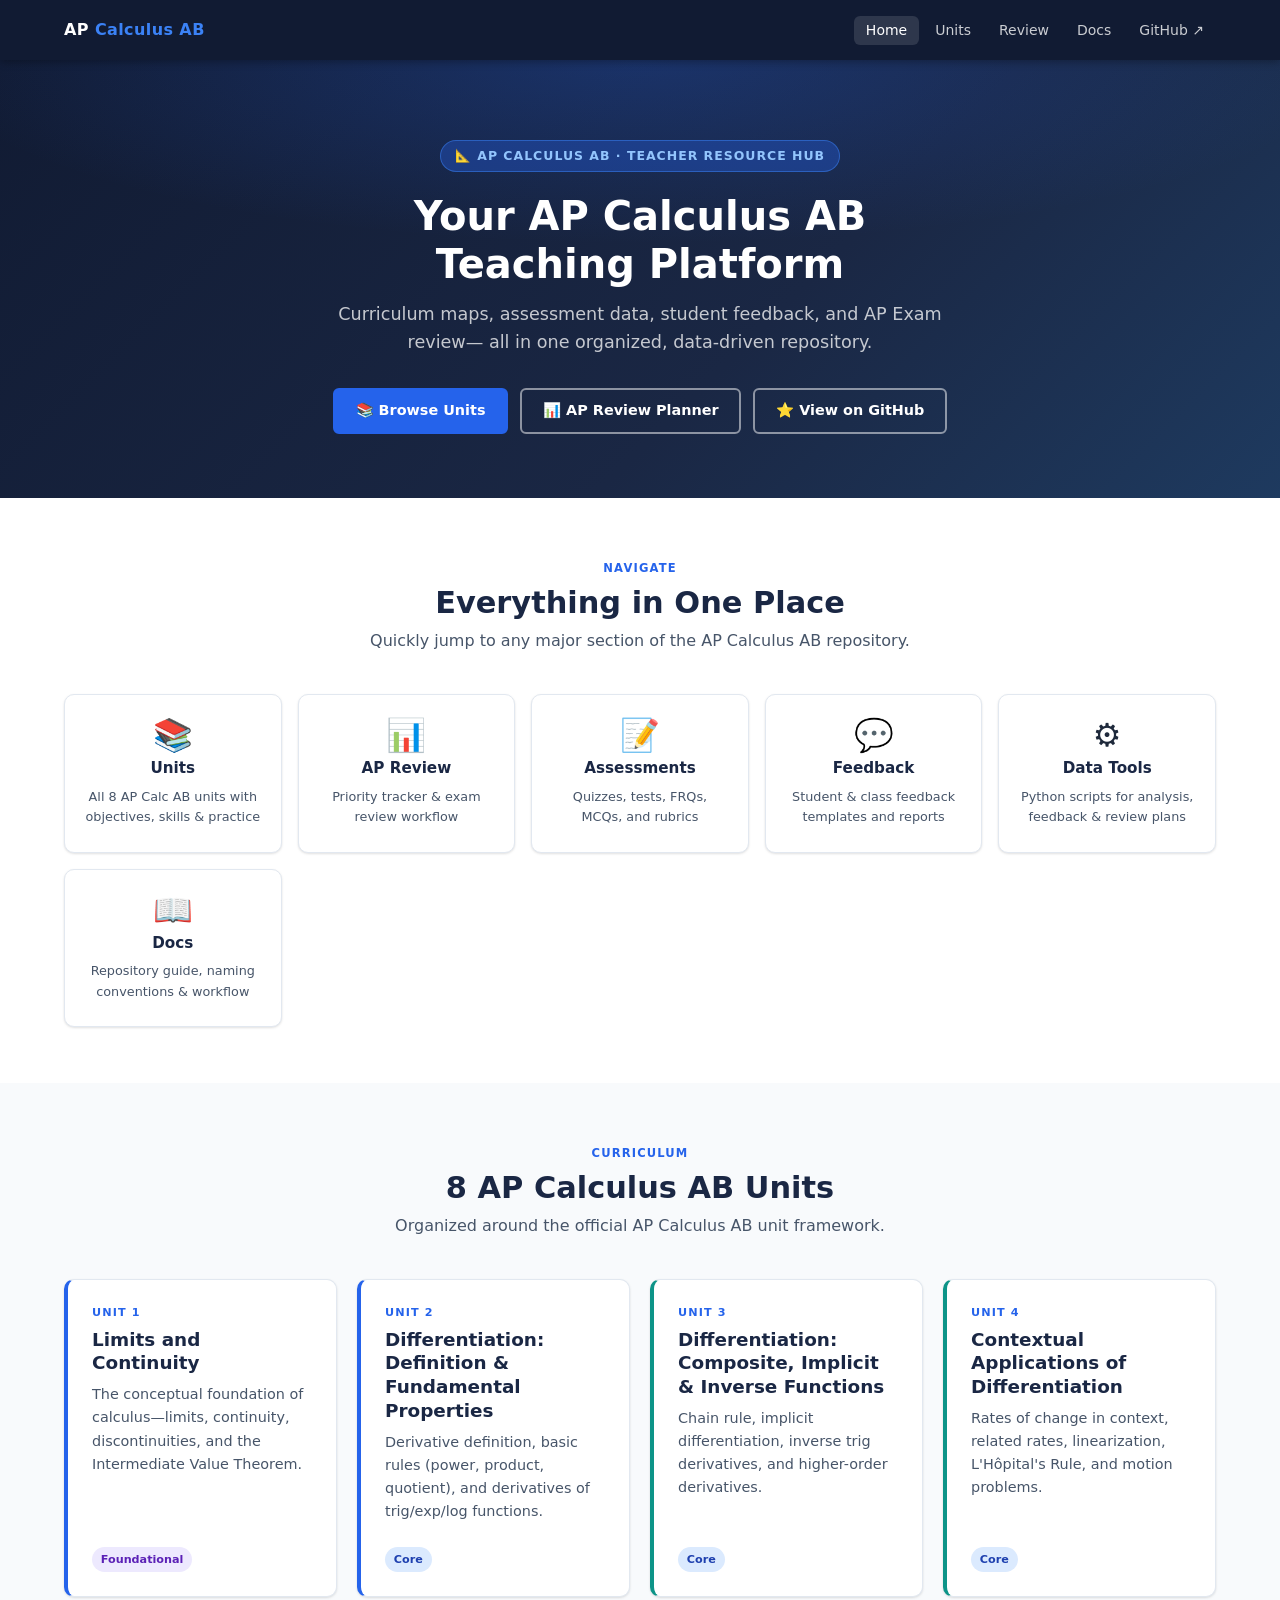
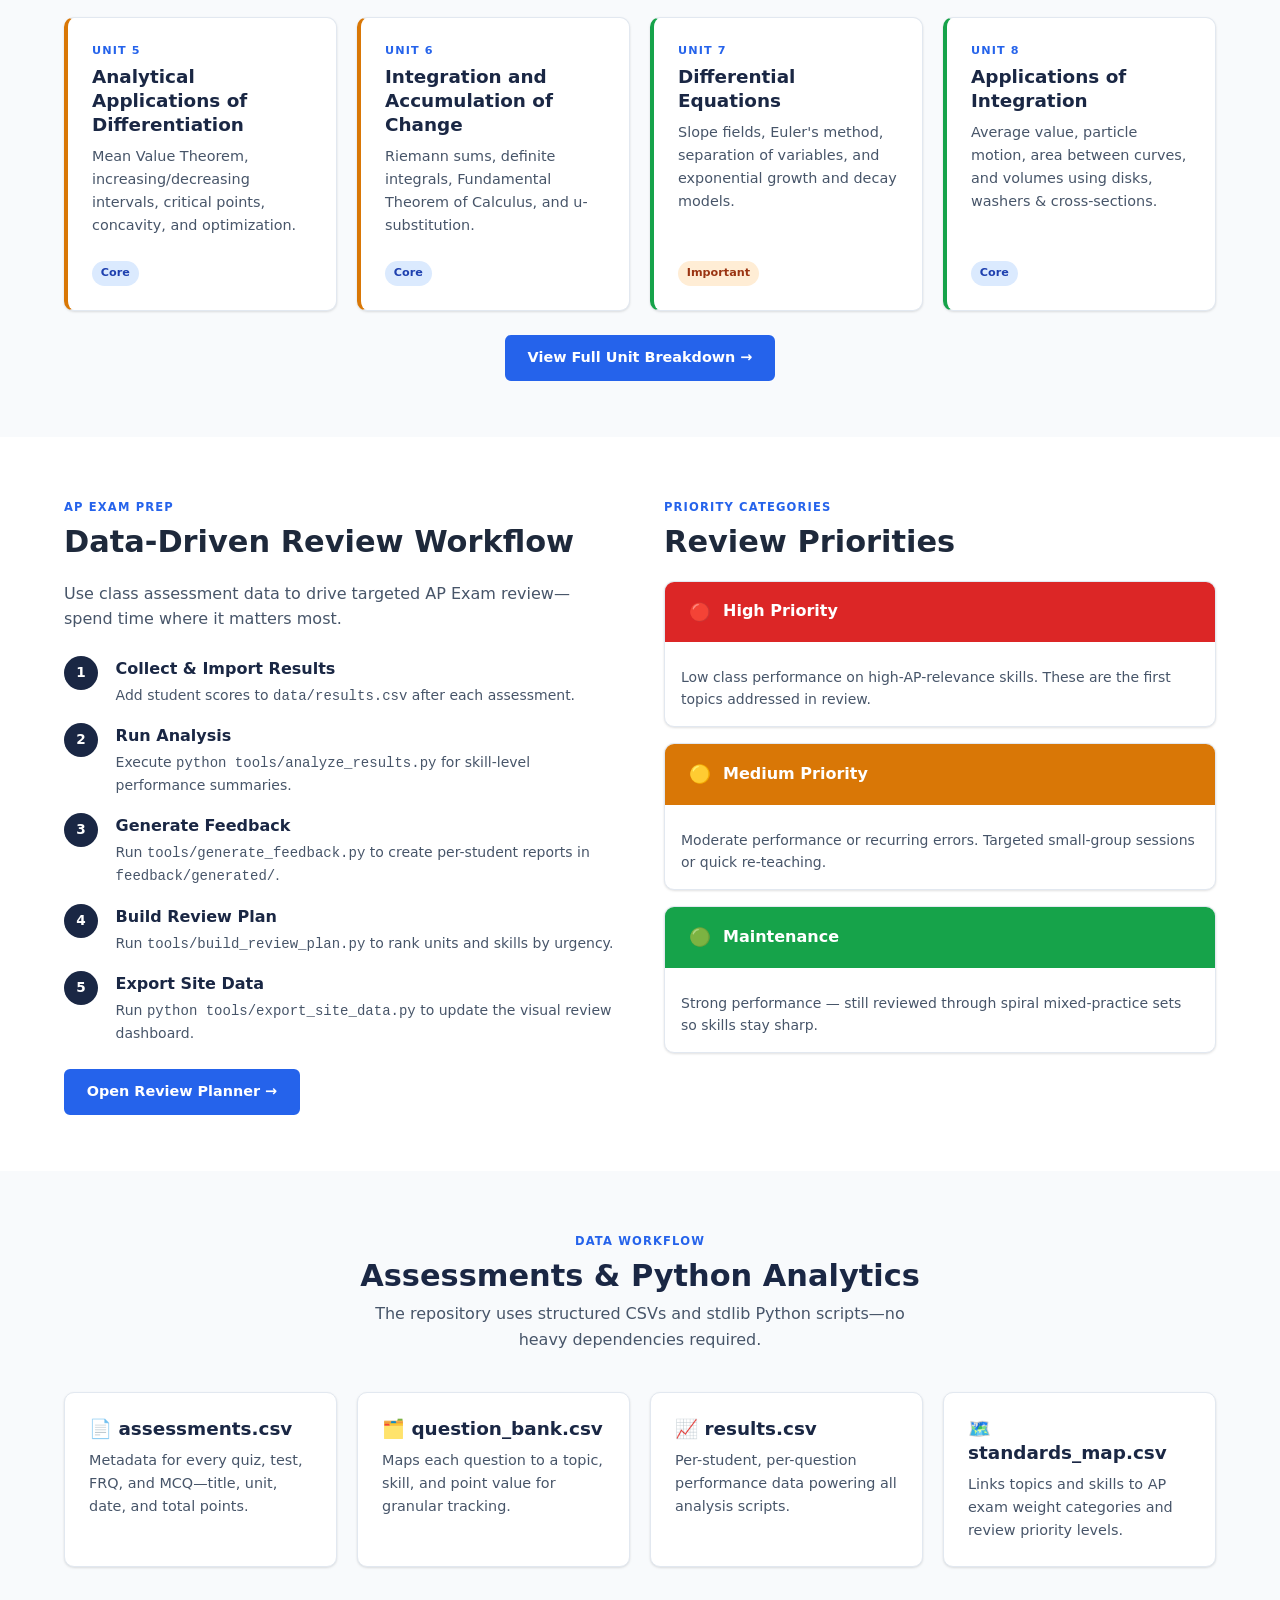
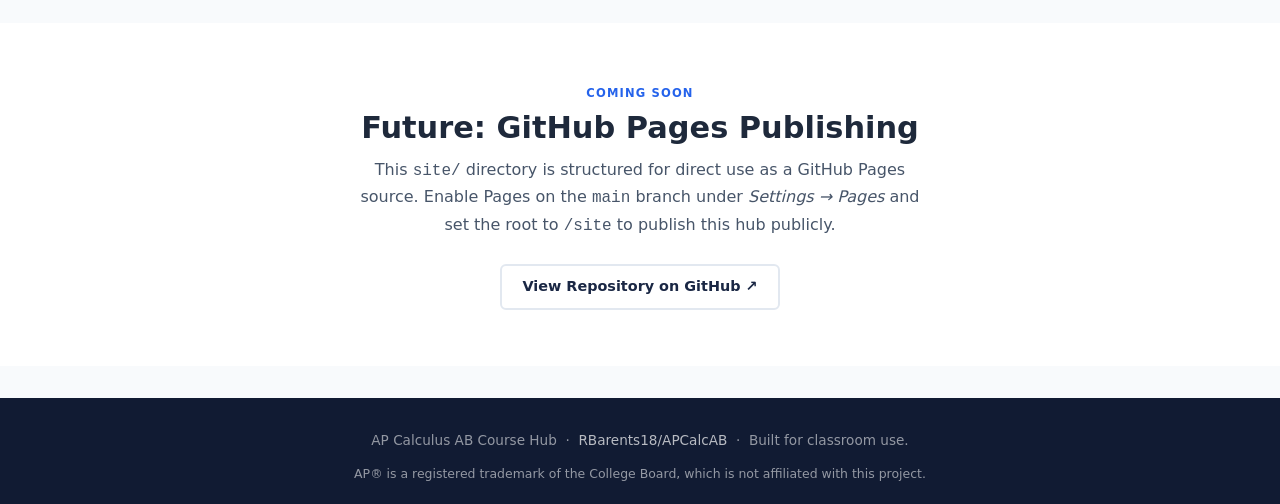
<file: site/index.html>
<!DOCTYPE html>
<html lang="en">
<head>
  <meta charset="UTF-8" />
  <meta name="viewport" content="width=device-width, initial-scale=1.0" />
  <title>AP Calculus AB — Course Hub</title>
  <meta name="description" content="A teacher-facing course hub for AP Calculus AB: curriculum, assessments, student feedback, and AP Exam review." />
  <link rel="stylesheet" href="assets/css/styles.css" />
</head>
<body>

  <!-- ── Navigation ─────────────────────────────────────── -->
  <nav class="site-nav" role="navigation" aria-label="Main navigation">
    <div class="nav-inner">
      <span class="nav-brand">AP <span>Calculus AB</span></span>
      <button class="nav-toggle" aria-label="Toggle navigation" aria-expanded="false">☰</button>
      <ul class="nav-links">
        <li><a href="index.html">Home</a></li>
        <li><a href="units.html">Units</a></li>
        <li><a href="review.html">Review</a></li>
        <li><a href="../README.md">Docs</a></li>
        <li><a href="https://github.com/RBarents18/APCalcAB" target="_blank" rel="noopener">GitHub ↗</a></li>
      </ul>
    </div>
  </nav>

  <!-- ── Hero ────────────────────────────────────────────── -->
  <header class="hero">
    <div class="hero-inner">
      <span class="hero-badge">📐 AP Calculus AB · Teacher Resource Hub</span>
      <h1>Your AP Calculus AB<br>Teaching Platform</h1>
      <p class="hero-subtitle">
        Curriculum maps, assessment data, student feedback, and AP Exam review—
        all in one organized, data-driven repository.
      </p>
      <div class="hero-actions">
        <a href="units.html" class="btn btn-primary">📚 Browse Units</a>
        <a href="review.html" class="btn btn-outline">📊 AP Review Planner</a>
        <a href="https://github.com/RBarents18/APCalcAB" class="btn btn-outline" target="_blank" rel="noopener">⭐ View on GitHub</a>
      </div>
    </div>
  </header>

  <main>

    <!-- ── Quick Links ──────────────────────────────────── -->
    <section class="section section--alt" aria-labelledby="quicklinks-heading">
      <div class="page-container">
        <div class="section-header">
          <span class="section-label">Navigate</span>
          <h2 id="quicklinks-heading">Everything in One Place</h2>
          <p>Quickly jump to any major section of the AP Calculus AB repository.</p>
        </div>

        <div class="quicklink-grid">
          <a href="units.html" class="quicklink-card">
            <span class="quicklink-icon">📚</span>
            <h3>Units</h3>
            <p>All 8 AP Calc AB units with objectives, skills &amp; practice</p>
          </a>
          <a href="review.html" class="quicklink-card">
            <span class="quicklink-icon">📊</span>
            <h3>AP Review</h3>
            <p>Priority tracker &amp; exam review workflow</p>
          </a>
          <a href="../data/assessments.csv" class="quicklink-card">
            <span class="quicklink-icon">📝</span>
            <h3>Assessments</h3>
            <p>Quizzes, tests, FRQs, MCQs, and rubrics</p>
          </a>
          <a href="../feedback/templates/student_feedback_template.md" class="quicklink-card">
            <span class="quicklink-icon">💬</span>
            <h3>Feedback</h3>
            <p>Student &amp; class feedback templates and reports</p>
          </a>
          <a href="../tools/analyze_results.py" class="quicklink-card">
            <span class="quicklink-icon">⚙️</span>
            <h3>Data Tools</h3>
            <p>Python scripts for analysis, feedback &amp; review plans</p>
          </a>
          <a href="../README.md" class="quicklink-card">
            <span class="quicklink-icon">📖</span>
            <h3>Docs</h3>
            <p>Repository guide, naming conventions &amp; workflow</p>
          </a>
        </div>
      </div>
    </section>

    <!-- ── 8 Units Overview ──────────────────────────────── -->
    <section class="section" id="units" aria-labelledby="units-heading">
      <div class="page-container">
        <div class="section-header">
          <span class="section-label">Curriculum</span>
          <h2 id="units-heading">8 AP Calculus AB Units</h2>
          <p>Organized around the official AP Calculus AB unit framework.</p>
        </div>

        <div class="card-grid" style="grid-template-columns: repeat(auto-fill, minmax(260px, 1fr));">

          <div class="card card-accent">
            <div class="card-num">Unit 1</div>
            <h3>Limits and Continuity</h3>
            <p>The conceptual foundation of calculus—limits, continuity, discontinuities, and the Intermediate Value Theorem.</p>
            <span class="card-tag tag-foundational">Foundational</span>
          </div>

          <div class="card card-accent">
            <div class="card-num">Unit 2</div>
            <h3>Differentiation: Definition &amp; Fundamental Properties</h3>
            <p>Derivative definition, basic rules (power, product, quotient), and derivatives of trig/exp/log functions.</p>
            <span class="card-tag tag-core">Core</span>
          </div>

          <div class="card card-accent card-accent--teal">
            <div class="card-num">Unit 3</div>
            <h3>Differentiation: Composite, Implicit &amp; Inverse Functions</h3>
            <p>Chain rule, implicit differentiation, inverse trig derivatives, and higher-order derivatives.</p>
            <span class="card-tag tag-core">Core</span>
          </div>

          <div class="card card-accent card-accent--teal">
            <div class="card-num">Unit 4</div>
            <h3>Contextual Applications of Differentiation</h3>
            <p>Rates of change in context, related rates, linearization, L'Hôpital's Rule, and motion problems.</p>
            <span class="card-tag tag-core">Core</span>
          </div>

          <div class="card card-accent card-accent--gold">
            <div class="card-num">Unit 5</div>
            <h3>Analytical Applications of Differentiation</h3>
            <p>Mean Value Theorem, increasing/decreasing intervals, critical points, concavity, and optimization.</p>
            <span class="card-tag tag-core">Core</span>
          </div>

          <div class="card card-accent card-accent--gold">
            <div class="card-num">Unit 6</div>
            <h3>Integration and Accumulation of Change</h3>
            <p>Riemann sums, definite integrals, Fundamental Theorem of Calculus, and u-substitution.</p>
            <span class="card-tag tag-core">Core</span>
          </div>

          <div class="card card-accent card-accent--green">
            <div class="card-num">Unit 7</div>
            <h3>Differential Equations</h3>
            <p>Slope fields, Euler's method, separation of variables, and exponential growth and decay models.</p>
            <span class="card-tag tag-important">Important</span>
          </div>

          <div class="card card-accent card-accent--green">
            <div class="card-num">Unit 8</div>
            <h3>Applications of Integration</h3>
            <p>Average value, particle motion, area between curves, and volumes using disks, washers &amp; cross-sections.</p>
            <span class="card-tag tag-core">Core</span>
          </div>

        </div>

        <div class="text-center mt-3">
          <a href="units.html" class="btn btn-primary">View Full Unit Breakdown →</a>
        </div>
      </div>
    </section>

    <!-- ── AP Review Workflow ────────────────────────────── -->
    <section class="section section--alt" id="review-workflow" aria-labelledby="workflow-heading">
      <div class="page-container">
        <div style="display:grid; gap:3rem; grid-template-columns: 1fr 1fr; align-items: start;">

          <div>
            <span class="section-label">AP Exam Prep</span>
            <h2 id="workflow-heading" style="margin-bottom:1.25rem;">Data-Driven Review Workflow</h2>
            <p style="color:var(--gray-600); margin-bottom:1.5rem;">
              Use class assessment data to drive targeted AP Exam review—
              spend time where it matters most.
            </p>

            <div class="workflow-steps">
              <div class="workflow-step">
                <div class="step-number">1</div>
                <div class="step-content">
                  <h4>Collect &amp; Import Results</h4>
                  <p>Add student scores to <code>data/results.csv</code> after each assessment.</p>
                </div>
              </div>
              <div class="workflow-step">
                <div class="step-number">2</div>
                <div class="step-content">
                  <h4>Run Analysis</h4>
                  <p>Execute <code>python tools/analyze_results.py</code> for skill-level performance summaries.</p>
                </div>
              </div>
              <div class="workflow-step">
                <div class="step-number">3</div>
                <div class="step-content">
                  <h4>Generate Feedback</h4>
                  <p>Run <code>tools/generate_feedback.py</code> to create per-student reports in <code>feedback/generated/</code>.</p>
                </div>
              </div>
              <div class="workflow-step">
                <div class="step-number">4</div>
                <div class="step-content">
                  <h4>Build Review Plan</h4>
                  <p>Run <code>tools/build_review_plan.py</code> to rank units and skills by urgency.</p>
                </div>
              </div>
              <div class="workflow-step">
                <div class="step-number">5</div>
                <div class="step-content">
                  <h4>Export Site Data</h4>
                  <p>Run <code>python tools/export_site_data.py</code> to update the visual review dashboard.</p>
                </div>
              </div>
            </div>

            <div class="mt-3">
              <a href="review.html" class="btn btn-primary">Open Review Planner →</a>
            </div>
          </div>

          <div>
            <span class="section-label">Priority Categories</span>
            <h2 style="margin-bottom:1.25rem;">Review Priorities</h2>

            <div class="priority-section" style="margin-bottom:1rem;">
              <div class="priority-section-header priority-header--high">
                <span style="font-size:1.1rem">🔴</span>
                <h3>High Priority</h3>
              </div>
              <div class="priority-section-body">
                <p style="font-size:.875rem; color:var(--gray-600); padding:.5rem 0 0;">
                  Low class performance on high-AP-relevance skills.
                  These are the first topics addressed in review.
                </p>
              </div>
            </div>

            <div class="priority-section" style="margin-bottom:1rem;">
              <div class="priority-section-header priority-header--medium">
                <span style="font-size:1.1rem">🟡</span>
                <h3>Medium Priority</h3>
              </div>
              <div class="priority-section-body">
                <p style="font-size:.875rem; color:var(--gray-600); padding:.5rem 0 0;">
                  Moderate performance or recurring errors. Targeted
                  small-group sessions or quick re-teaching.
                </p>
              </div>
            </div>

            <div class="priority-section">
              <div class="priority-section-header priority-header--low">
                <span style="font-size:1.1rem">🟢</span>
                <h3>Maintenance</h3>
              </div>
              <div class="priority-section-body">
                <p style="font-size:.875rem; color:var(--gray-600); padding:.5rem 0 0;">
                  Strong performance — still reviewed through spiral
                  mixed-practice sets so skills stay sharp.
                </p>
              </div>
            </div>
          </div>
        </div>

        <style>
          @media (max-width: 768px) {
            #review-workflow .page-container > div {
              grid-template-columns: 1fr !important;
            }
          }
        </style>
      </div>
    </section>

    <!-- ── Assessments / Data Workflow ──────────────────── -->
    <section class="section" id="data" aria-labelledby="data-heading">
      <div class="page-container">
        <div class="section-header">
          <span class="section-label">Data Workflow</span>
          <h2 id="data-heading">Assessments &amp; Python Analytics</h2>
          <p>The repository uses structured CSVs and stdlib Python scripts—no heavy dependencies required.</p>
        </div>

        <div class="card-grid card-grid--4">
          <div class="card">
            <h3>📄 assessments.csv</h3>
            <p>Metadata for every quiz, test, FRQ, and MCQ—title, unit, date, and total points.</p>
          </div>
          <div class="card">
            <h3>🗂️ question_bank.csv</h3>
            <p>Maps each question to a topic, skill, and point value for granular tracking.</p>
          </div>
          <div class="card">
            <h3>📈 results.csv</h3>
            <p>Per-student, per-question performance data powering all analysis scripts.</p>
          </div>
          <div class="card">
            <h3>🗺️ standards_map.csv</h3>
            <p>Links topics and skills to AP exam weight categories and review priority levels.</p>
          </div>
        </div>
      </div>
    </section>

    <!-- ── GitHub Pages Note ─────────────────────────────── -->
    <section class="section section--alt">
      <div class="page-container text-center">
        <span class="section-label">Coming Soon</span>
        <h2 style="margin-bottom:.6rem;">Future: GitHub Pages Publishing</h2>
        <p style="color:var(--gray-600); max-width:560px; margin:0 auto 1.5rem;">
          This <code>site/</code> directory is structured for direct use as a GitHub Pages source.
          Enable Pages on the <code>main</code> branch under <em>Settings → Pages</em> and set the
          root to <code>/site</code> to publish this hub publicly.
        </p>
        <a href="https://github.com/RBarents18/APCalcAB" class="btn btn-secondary" target="_blank" rel="noopener">View Repository on GitHub ↗</a>
      </div>
    </section>

  </main>

  <!-- ── Footer ───────────────────────────────────────────── -->
  <footer class="site-footer">
    <p>AP Calculus AB Course Hub &nbsp;·&nbsp;
      <a href="https://github.com/RBarents18/APCalcAB" target="_blank" rel="noopener">RBarents18/APCalcAB</a>
      &nbsp;·&nbsp; Built for classroom use.
    </p>
    <p style="margin-top:.4rem; font-size:.78rem;">
      AP® is a registered trademark of the College Board, which is not affiliated with this project.
    </p>
  </footer>

  <script src="assets/js/main.js"></script>
</body>
</html>
</file>
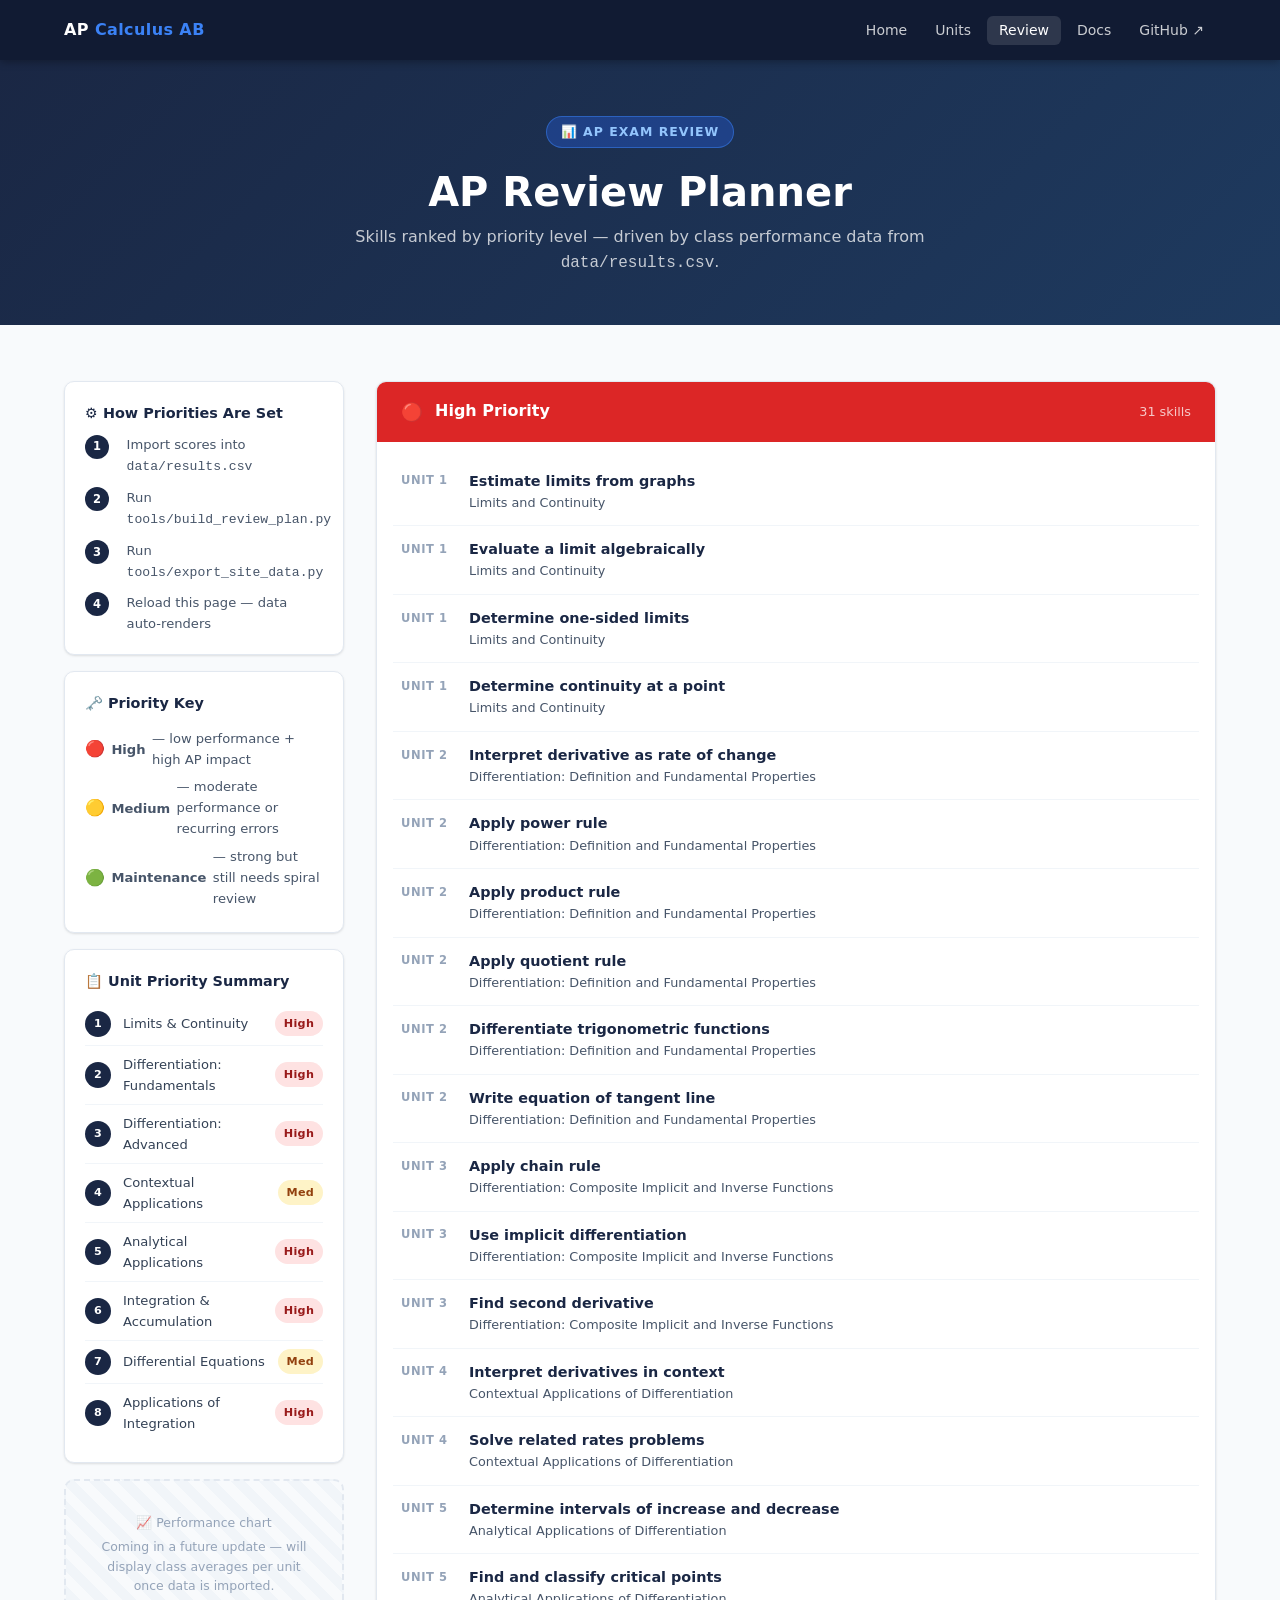
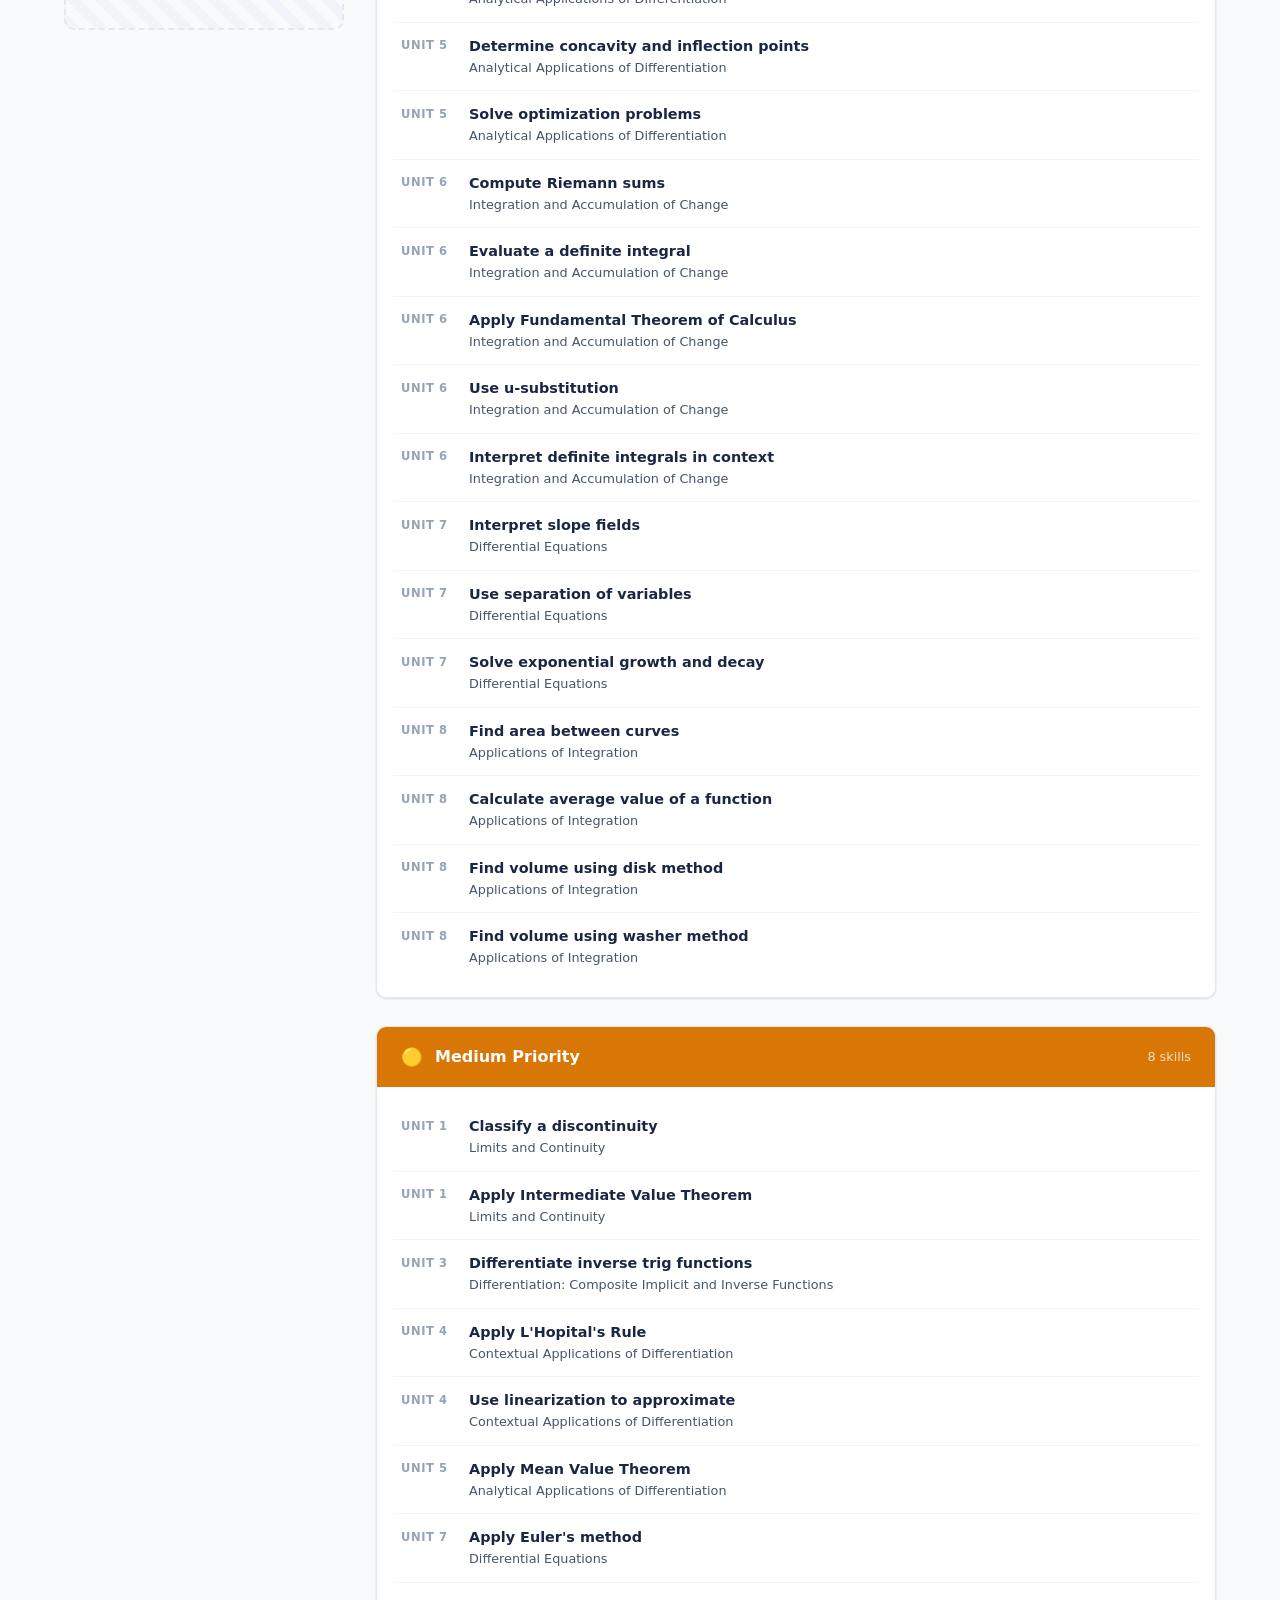
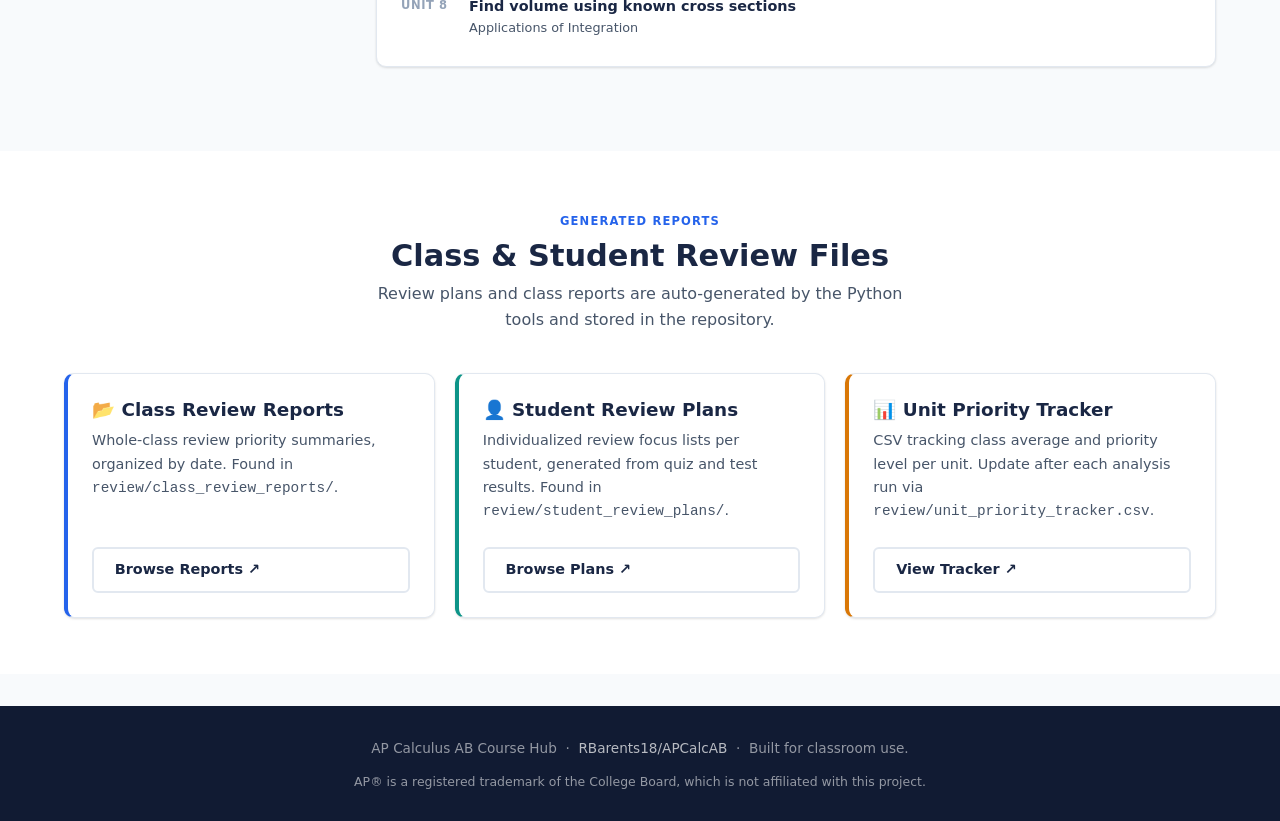
<file: site/review.html>
<!DOCTYPE html>
<html lang="en">
<head>
  <meta charset="UTF-8" />
  <meta name="viewport" content="width=device-width, initial-scale=1.0" />
  <title>AP Review — AP Calculus AB Course Hub</title>
  <meta name="description" content="Data-driven AP Exam review planner: high, medium, and maintenance priority skills for AP Calculus AB." />
  <link rel="stylesheet" href="assets/css/styles.css" />
  <style>
    .review-hero {
      background: linear-gradient(135deg, #1a2744 0%, #1e3a5f 100%);
      color: var(--white);
      padding: 3.5rem 1.5rem 3rem;
      text-align: center;
    }
    .review-hero h1 { color: var(--white); margin-bottom: .5rem; }
    .review-hero p  { color: rgba(255,255,255,.75); max-width: 580px; margin: .5rem auto 0; }

    .review-layout {
      display: grid;
      grid-template-columns: 280px 1fr;
      gap: 2rem;
      align-items: start;
    }
    @media (max-width: 860px) {
      .review-layout { grid-template-columns: 1fr; }
    }

    .review-sidebar {
      position: sticky;
      top: 75px;
    }

    .sidebar-card {
      background: var(--white);
      border: 1px solid var(--gray-200);
      border-radius: var(--radius-md);
      padding: 1.25rem;
      box-shadow: var(--shadow-sm);
      margin-bottom: 1rem;
    }
    .sidebar-card h4 {
      color: var(--navy);
      margin-bottom: .6rem;
      font-size: .9rem;
    }
    .sidebar-card p, .sidebar-card li {
      font-size: .82rem;
      color: var(--gray-600);
    }
    .sidebar-card ul { list-style: none; }
    .sidebar-card ul li { padding: .2rem 0; display: flex; gap: .4rem; align-items: center; }

    .unit-summary-row {
      display: flex;
      align-items: center;
      gap: .75rem;
      padding: .5rem 0;
      border-bottom: 1px solid var(--gray-100);
      font-size: .82rem;
    }
    .unit-summary-row:last-child { border-bottom: none; }
    .us-num {
      width: 26px;
      height: 26px;
      border-radius: 50%;
      background: var(--navy);
      color: var(--white);
      font-size: .7rem;
      font-weight: 800;
      display: flex;
      align-items: center;
      justify-content: center;
      flex-shrink: 0;
    }
    .us-name { flex: 1; color: var(--gray-700); font-weight: 500; }
  </style>
</head>
<body>

  <!-- ── Navigation ─────────────────────────────────────── -->
  <nav class="site-nav" role="navigation" aria-label="Main navigation">
    <div class="nav-inner">
      <span class="nav-brand">AP <span>Calculus AB</span></span>
      <button class="nav-toggle" aria-label="Toggle navigation" aria-expanded="false">☰</button>
      <ul class="nav-links">
        <li><a href="index.html">Home</a></li>
        <li><a href="units.html">Units</a></li>
        <li><a href="review.html">Review</a></li>
        <li><a href="../README.md">Docs</a></li>
        <li><a href="https://github.com/RBarents18/APCalcAB" target="_blank" rel="noopener">GitHub ↗</a></li>
      </ul>
    </div>
  </nav>

  <!-- ── Page Hero ────────────────────────────────────────── -->
  <header class="review-hero">
    <span class="hero-badge">📊 AP Exam Review</span>
    <h1>AP Review Planner</h1>
    <p>Skills ranked by priority level — driven by class performance data from <code>data/results.csv</code>.</p>
  </header>

  <main>
    <section class="section">
      <div class="page-container">

        <div class="review-layout">

          <!-- ── Sidebar ─────────────────────────────── -->
          <aside class="review-sidebar" aria-label="Review sidebar">

            <!-- How it works -->
            <div class="sidebar-card">
              <h4>⚙️ How Priorities Are Set</h4>
              <div class="workflow-steps" style="gap:.6rem;">
                <div class="workflow-step">
                  <div class="step-number" style="width:24px;height:24px;font-size:.72rem;">1</div>
                  <div class="step-content">
                    <p>Import scores into <code>data/results.csv</code></p>
                  </div>
                </div>
                <div class="workflow-step">
                  <div class="step-number" style="width:24px;height:24px;font-size:.72rem;">2</div>
                  <div class="step-content">
                    <p>Run <code>tools/build_review_plan.py</code></p>
                  </div>
                </div>
                <div class="workflow-step">
                  <div class="step-number" style="width:24px;height:24px;font-size:.72rem;">3</div>
                  <div class="step-content">
                    <p>Run <code>tools/export_site_data.py</code></p>
                  </div>
                </div>
                <div class="workflow-step">
                  <div class="step-number" style="width:24px;height:24px;font-size:.72rem;">4</div>
                  <div class="step-content">
                    <p>Reload this page — data auto-renders</p>
                  </div>
                </div>
              </div>
            </div>

            <!-- Priority key -->
            <div class="sidebar-card">
              <h4>🗝️ Priority Key</h4>
              <ul>
                <li><span style="color:#dc2626; font-size:1rem;">🔴</span> <strong>High</strong> — low performance + high AP impact</li>
                <li><span style="color:#d97706; font-size:1rem;">🟡</span> <strong>Medium</strong> — moderate performance or recurring errors</li>
                <li><span style="color:#16a34a; font-size:1rem;">🟢</span> <strong>Maintenance</strong> — strong but still needs spiral review</li>
              </ul>
            </div>

            <!-- Unit summary -->
            <div class="sidebar-card">
              <h4>📋 Unit Priority Summary</h4>
              <div id="unit-summary-list">
                <!-- Populated by JS from units.json, or static fallback below -->
                <div class="unit-summary-row">
                  <div class="us-num">1</div>
                  <div class="us-name">Limits &amp; Continuity</div>
                  <span class="badge badge-red">High</span>
                </div>
                <div class="unit-summary-row">
                  <div class="us-num">2</div>
                  <div class="us-name">Differentiation: Fundamentals</div>
                  <span class="badge badge-red">High</span>
                </div>
                <div class="unit-summary-row">
                  <div class="us-num">3</div>
                  <div class="us-name">Differentiation: Advanced</div>
                  <span class="badge badge-red">High</span>
                </div>
                <div class="unit-summary-row">
                  <div class="us-num">4</div>
                  <div class="us-name">Contextual Applications</div>
                  <span class="badge badge-gold">Med</span>
                </div>
                <div class="unit-summary-row">
                  <div class="us-num">5</div>
                  <div class="us-name">Analytical Applications</div>
                  <span class="badge badge-red">High</span>
                </div>
                <div class="unit-summary-row">
                  <div class="us-num">6</div>
                  <div class="us-name">Integration &amp; Accumulation</div>
                  <span class="badge badge-red">High</span>
                </div>
                <div class="unit-summary-row">
                  <div class="us-num">7</div>
                  <div class="us-name">Differential Equations</div>
                  <span class="badge badge-gold">Med</span>
                </div>
                <div class="unit-summary-row">
                  <div class="us-num">8</div>
                  <div class="us-name">Applications of Integration</div>
                  <span class="badge badge-red">High</span>
                </div>
              </div>
            </div>

            <!-- Future placeholder: chart hook -->
            <div class="placeholder-box" style="font-size:.78rem;">
              <p>📈 Performance chart</p>
              <p style="margin-top:.25rem; color:var(--gray-400);">Coming in a future update — will display class averages per unit once data is imported.</p>
            </div>

          </aside>

          <!-- ── Main Review Content ─────────────────── -->
          <div>
            <!-- Data-driven container (populated by main.js) -->
            <div id="review-data-container">
              <!-- JS will replace this content -->
              <div class="loading-spinner">
                <div class="spinner"></div> Loading review data…
              </div>
            </div>

            <!-- Static fallback (hidden; used by JS if fetch fails) -->
            <div id="review-static-fallback" style="display:none;">

              <div class="priority-section">
                <div class="priority-section-header priority-header--high">
                  <span style="font-size:1.1rem">🔴</span>
                  <h3>High Priority</h3>
                  <span class="pcount">28 skills</span>
                </div>
                <div class="priority-section-body">
                  <div class="priority-item">
                    <div class="priority-item-unit">Unit 1</div>
                    <div class="priority-item-content">
                      <div class="priority-item-skill">Estimate limits from graphs</div>
                      <div class="priority-item-topic">Limits and Continuity</div>
                    </div>
                  </div>
                  <div class="priority-item">
                    <div class="priority-item-unit">Unit 1</div>
                    <div class="priority-item-content">
                      <div class="priority-item-skill">Evaluate a limit algebraically</div>
                      <div class="priority-item-topic">Limits and Continuity</div>
                    </div>
                  </div>
                  <div class="priority-item">
                    <div class="priority-item-unit">Unit 1</div>
                    <div class="priority-item-content">
                      <div class="priority-item-skill">Determine one-sided limits</div>
                      <div class="priority-item-topic">Limits and Continuity</div>
                    </div>
                  </div>
                  <div class="priority-item">
                    <div class="priority-item-unit">Unit 1</div>
                    <div class="priority-item-content">
                      <div class="priority-item-skill">Determine continuity at a point</div>
                      <div class="priority-item-topic">Limits and Continuity</div>
                    </div>
                  </div>
                  <div class="priority-item">
                    <div class="priority-item-unit">Unit 2</div>
                    <div class="priority-item-content">
                      <div class="priority-item-skill">Interpret derivative as rate of change</div>
                      <div class="priority-item-topic">Differentiation: Definition and Fundamental Properties</div>
                    </div>
                  </div>
                  <div class="priority-item">
                    <div class="priority-item-unit">Unit 2</div>
                    <div class="priority-item-content">
                      <div class="priority-item-skill">Apply power rule</div>
                      <div class="priority-item-topic">Differentiation: Definition and Fundamental Properties</div>
                    </div>
                  </div>
                  <div class="priority-item">
                    <div class="priority-item-unit">Unit 2</div>
                    <div class="priority-item-content">
                      <div class="priority-item-skill">Apply product rule</div>
                      <div class="priority-item-topic">Differentiation: Definition and Fundamental Properties</div>
                    </div>
                  </div>
                  <div class="priority-item">
                    <div class="priority-item-unit">Unit 2</div>
                    <div class="priority-item-content">
                      <div class="priority-item-skill">Apply quotient rule</div>
                      <div class="priority-item-topic">Differentiation: Definition and Fundamental Properties</div>
                    </div>
                  </div>
                  <div class="priority-item">
                    <div class="priority-item-unit">Unit 2</div>
                    <div class="priority-item-content">
                      <div class="priority-item-skill">Differentiate trigonometric functions</div>
                      <div class="priority-item-topic">Differentiation: Definition and Fundamental Properties</div>
                    </div>
                  </div>
                  <div class="priority-item">
                    <div class="priority-item-unit">Unit 2</div>
                    <div class="priority-item-content">
                      <div class="priority-item-skill">Write equation of tangent line</div>
                      <div class="priority-item-topic">Differentiation: Definition and Fundamental Properties</div>
                    </div>
                  </div>
                  <div class="priority-item">
                    <div class="priority-item-unit">Unit 3</div>
                    <div class="priority-item-content">
                      <div class="priority-item-skill">Apply chain rule</div>
                      <div class="priority-item-topic">Differentiation: Composite, Implicit and Inverse Functions</div>
                    </div>
                  </div>
                  <div class="priority-item">
                    <div class="priority-item-unit">Unit 3</div>
                    <div class="priority-item-content">
                      <div class="priority-item-skill">Use implicit differentiation</div>
                      <div class="priority-item-topic">Differentiation: Composite, Implicit and Inverse Functions</div>
                    </div>
                  </div>
                  <div class="priority-item">
                    <div class="priority-item-unit">Unit 3</div>
                    <div class="priority-item-content">
                      <div class="priority-item-skill">Find second derivative</div>
                      <div class="priority-item-topic">Differentiation: Composite, Implicit and Inverse Functions</div>
                    </div>
                  </div>
                  <div class="priority-item">
                    <div class="priority-item-unit">Unit 4</div>
                    <div class="priority-item-content">
                      <div class="priority-item-skill">Interpret derivatives in context</div>
                      <div class="priority-item-topic">Contextual Applications of Differentiation</div>
                    </div>
                  </div>
                  <div class="priority-item">
                    <div class="priority-item-unit">Unit 4</div>
                    <div class="priority-item-content">
                      <div class="priority-item-skill">Solve related rates problems</div>
                      <div class="priority-item-topic">Contextual Applications of Differentiation</div>
                    </div>
                  </div>
                  <div class="priority-item">
                    <div class="priority-item-unit">Unit 5</div>
                    <div class="priority-item-content">
                      <div class="priority-item-skill">Determine intervals of increase and decrease</div>
                      <div class="priority-item-topic">Analytical Applications of Differentiation</div>
                    </div>
                  </div>
                  <div class="priority-item">
                    <div class="priority-item-unit">Unit 5</div>
                    <div class="priority-item-content">
                      <div class="priority-item-skill">Find and classify critical points</div>
                      <div class="priority-item-topic">Analytical Applications of Differentiation</div>
                    </div>
                  </div>
                  <div class="priority-item">
                    <div class="priority-item-unit">Unit 5</div>
                    <div class="priority-item-content">
                      <div class="priority-item-skill">Determine concavity and inflection points</div>
                      <div class="priority-item-topic">Analytical Applications of Differentiation</div>
                    </div>
                  </div>
                  <div class="priority-item">
                    <div class="priority-item-unit">Unit 5</div>
                    <div class="priority-item-content">
                      <div class="priority-item-skill">Solve optimization problems</div>
                      <div class="priority-item-topic">Analytical Applications of Differentiation</div>
                    </div>
                  </div>
                  <div class="priority-item">
                    <div class="priority-item-unit">Unit 6</div>
                    <div class="priority-item-content">
                      <div class="priority-item-skill">Compute Riemann sums</div>
                      <div class="priority-item-topic">Integration and Accumulation of Change</div>
                    </div>
                  </div>
                  <div class="priority-item">
                    <div class="priority-item-unit">Unit 6</div>
                    <div class="priority-item-content">
                      <div class="priority-item-skill">Evaluate a definite integral</div>
                      <div class="priority-item-topic">Integration and Accumulation of Change</div>
                    </div>
                  </div>
                  <div class="priority-item">
                    <div class="priority-item-unit">Unit 6</div>
                    <div class="priority-item-content">
                      <div class="priority-item-skill">Apply Fundamental Theorem of Calculus</div>
                      <div class="priority-item-topic">Integration and Accumulation of Change</div>
                    </div>
                  </div>
                  <div class="priority-item">
                    <div class="priority-item-unit">Unit 6</div>
                    <div class="priority-item-content">
                      <div class="priority-item-skill">Use u-substitution</div>
                      <div class="priority-item-topic">Integration and Accumulation of Change</div>
                    </div>
                  </div>
                  <div class="priority-item">
                    <div class="priority-item-unit">Unit 6</div>
                    <div class="priority-item-content">
                      <div class="priority-item-skill">Interpret definite integrals in context</div>
                      <div class="priority-item-topic">Integration and Accumulation of Change</div>
                    </div>
                  </div>
                  <div class="priority-item">
                    <div class="priority-item-unit">Unit 7</div>
                    <div class="priority-item-content">
                      <div class="priority-item-skill">Interpret slope fields</div>
                      <div class="priority-item-topic">Differential Equations</div>
                    </div>
                  </div>
                  <div class="priority-item">
                    <div class="priority-item-unit">Unit 7</div>
                    <div class="priority-item-content">
                      <div class="priority-item-skill">Use separation of variables</div>
                      <div class="priority-item-topic">Differential Equations</div>
                    </div>
                  </div>
                  <div class="priority-item">
                    <div class="priority-item-unit">Unit 7</div>
                    <div class="priority-item-content">
                      <div class="priority-item-skill">Solve exponential growth and decay</div>
                      <div class="priority-item-topic">Differential Equations</div>
                    </div>
                  </div>
                  <div class="priority-item">
                    <div class="priority-item-unit">Unit 8</div>
                    <div class="priority-item-content">
                      <div class="priority-item-skill">Find area between curves</div>
                      <div class="priority-item-topic">Applications of Integration</div>
                    </div>
                  </div>
                  <div class="priority-item">
                    <div class="priority-item-unit">Unit 8</div>
                    <div class="priority-item-content">
                      <div class="priority-item-skill">Calculate average value of a function</div>
                      <div class="priority-item-topic">Applications of Integration</div>
                    </div>
                  </div>
                  <div class="priority-item">
                    <div class="priority-item-unit">Unit 8</div>
                    <div class="priority-item-content">
                      <div class="priority-item-skill">Find volume using disk method</div>
                      <div class="priority-item-topic">Applications of Integration</div>
                    </div>
                  </div>
                  <div class="priority-item">
                    <div class="priority-item-unit">Unit 8</div>
                    <div class="priority-item-content">
                      <div class="priority-item-skill">Find volume using washer method</div>
                      <div class="priority-item-topic">Applications of Integration</div>
                    </div>
                  </div>
                </div>
              </div>

              <div class="priority-section">
                <div class="priority-section-header priority-header--medium">
                  <span style="font-size:1.1rem">🟡</span>
                  <h3>Medium Priority</h3>
                  <span class="pcount">7 skills</span>
                </div>
                <div class="priority-section-body">
                  <div class="priority-item">
                    <div class="priority-item-unit">Unit 1</div>
                    <div class="priority-item-content">
                      <div class="priority-item-skill">Classify a discontinuity</div>
                      <div class="priority-item-topic">Limits and Continuity</div>
                    </div>
                  </div>
                  <div class="priority-item">
                    <div class="priority-item-unit">Unit 1</div>
                    <div class="priority-item-content">
                      <div class="priority-item-skill">Apply Intermediate Value Theorem</div>
                      <div class="priority-item-topic">Limits and Continuity</div>
                    </div>
                  </div>
                  <div class="priority-item">
                    <div class="priority-item-unit">Unit 3</div>
                    <div class="priority-item-content">
                      <div class="priority-item-skill">Differentiate inverse trig functions</div>
                      <div class="priority-item-topic">Differentiation: Composite, Implicit and Inverse Functions</div>
                    </div>
                  </div>
                  <div class="priority-item">
                    <div class="priority-item-unit">Unit 4</div>
                    <div class="priority-item-content">
                      <div class="priority-item-skill">Apply L'Hôpital's Rule</div>
                      <div class="priority-item-topic">Contextual Applications of Differentiation</div>
                    </div>
                  </div>
                  <div class="priority-item">
                    <div class="priority-item-unit">Unit 4</div>
                    <div class="priority-item-content">
                      <div class="priority-item-skill">Use linearization to approximate</div>
                      <div class="priority-item-topic">Contextual Applications of Differentiation</div>
                    </div>
                  </div>
                  <div class="priority-item">
                    <div class="priority-item-unit">Unit 5</div>
                    <div class="priority-item-content">
                      <div class="priority-item-skill">Apply Mean Value Theorem</div>
                      <div class="priority-item-topic">Analytical Applications of Differentiation</div>
                    </div>
                  </div>
                  <div class="priority-item">
                    <div class="priority-item-unit">Unit 7</div>
                    <div class="priority-item-content">
                      <div class="priority-item-skill">Apply Euler's method</div>
                      <div class="priority-item-topic">Differential Equations</div>
                    </div>
                  </div>
                  <div class="priority-item">
                    <div class="priority-item-unit">Unit 8</div>
                    <div class="priority-item-content">
                      <div class="priority-item-skill">Find volume using known cross sections</div>
                      <div class="priority-item-topic">Applications of Integration</div>
                    </div>
                  </div>
                </div>
              </div>

            </div><!-- /#review-static-fallback -->

          </div><!-- /main review content -->

        </div><!-- /review-layout -->
      </div><!-- /page-container -->
    </section>

    <!-- ── Class Review Reports Link ────────────────────── -->
    <section class="section section--alt" aria-labelledby="reports-heading">
      <div class="page-container">
        <div class="section-header">
          <span class="section-label">Generated Reports</span>
          <h2 id="reports-heading">Class &amp; Student Review Files</h2>
          <p>Review plans and class reports are auto-generated by the Python tools and stored in the repository.</p>
        </div>

        <div class="card-grid">
          <div class="card card-accent">
            <h3>📂 Class Review Reports</h3>
            <p>Whole-class review priority summaries, organized by date. Found in <code>review/class_review_reports/</code>.</p>
            <a href="https://github.com/RBarents18/APCalcAB/tree/main/review/class_review_reports" class="btn btn-secondary mt-2" target="_blank" rel="noopener" style="margin-top:.75rem;">Browse Reports ↗</a>
          </div>
          <div class="card card-accent card-accent--teal">
            <h3>👤 Student Review Plans</h3>
            <p>Individualized review focus lists per student, generated from quiz and test results. Found in <code>review/student_review_plans/</code>.</p>
            <a href="https://github.com/RBarents18/APCalcAB/tree/main/review/student_review_plans" class="btn btn-secondary mt-2" target="_blank" rel="noopener" style="margin-top:.75rem;">Browse Plans ↗</a>
          </div>
          <div class="card card-accent card-accent--gold">
            <h3>📊 Unit Priority Tracker</h3>
            <p>CSV tracking class average and priority level per unit. Update after each analysis run via <code>review/unit_priority_tracker.csv</code>.</p>
            <a href="https://github.com/RBarents18/APCalcAB/blob/main/review/unit_priority_tracker.csv" class="btn btn-secondary mt-2" target="_blank" rel="noopener" style="margin-top:.75rem;">View Tracker ↗</a>
          </div>
        </div>
      </div>
    </section>

  </main>

  <!-- ── Footer ───────────────────────────────────────────── -->
  <footer class="site-footer">
    <p>AP Calculus AB Course Hub &nbsp;·&nbsp;
      <a href="https://github.com/RBarents18/APCalcAB" target="_blank" rel="noopener">RBarents18/APCalcAB</a>
      &nbsp;·&nbsp; Built for classroom use.
    </p>
    <p style="margin-top:.4rem; font-size:.78rem;">
      AP® is a registered trademark of the College Board, which is not affiliated with this project.
    </p>
  </footer>

  <script src="assets/js/main.js"></script>
</body>
</html>
</file>
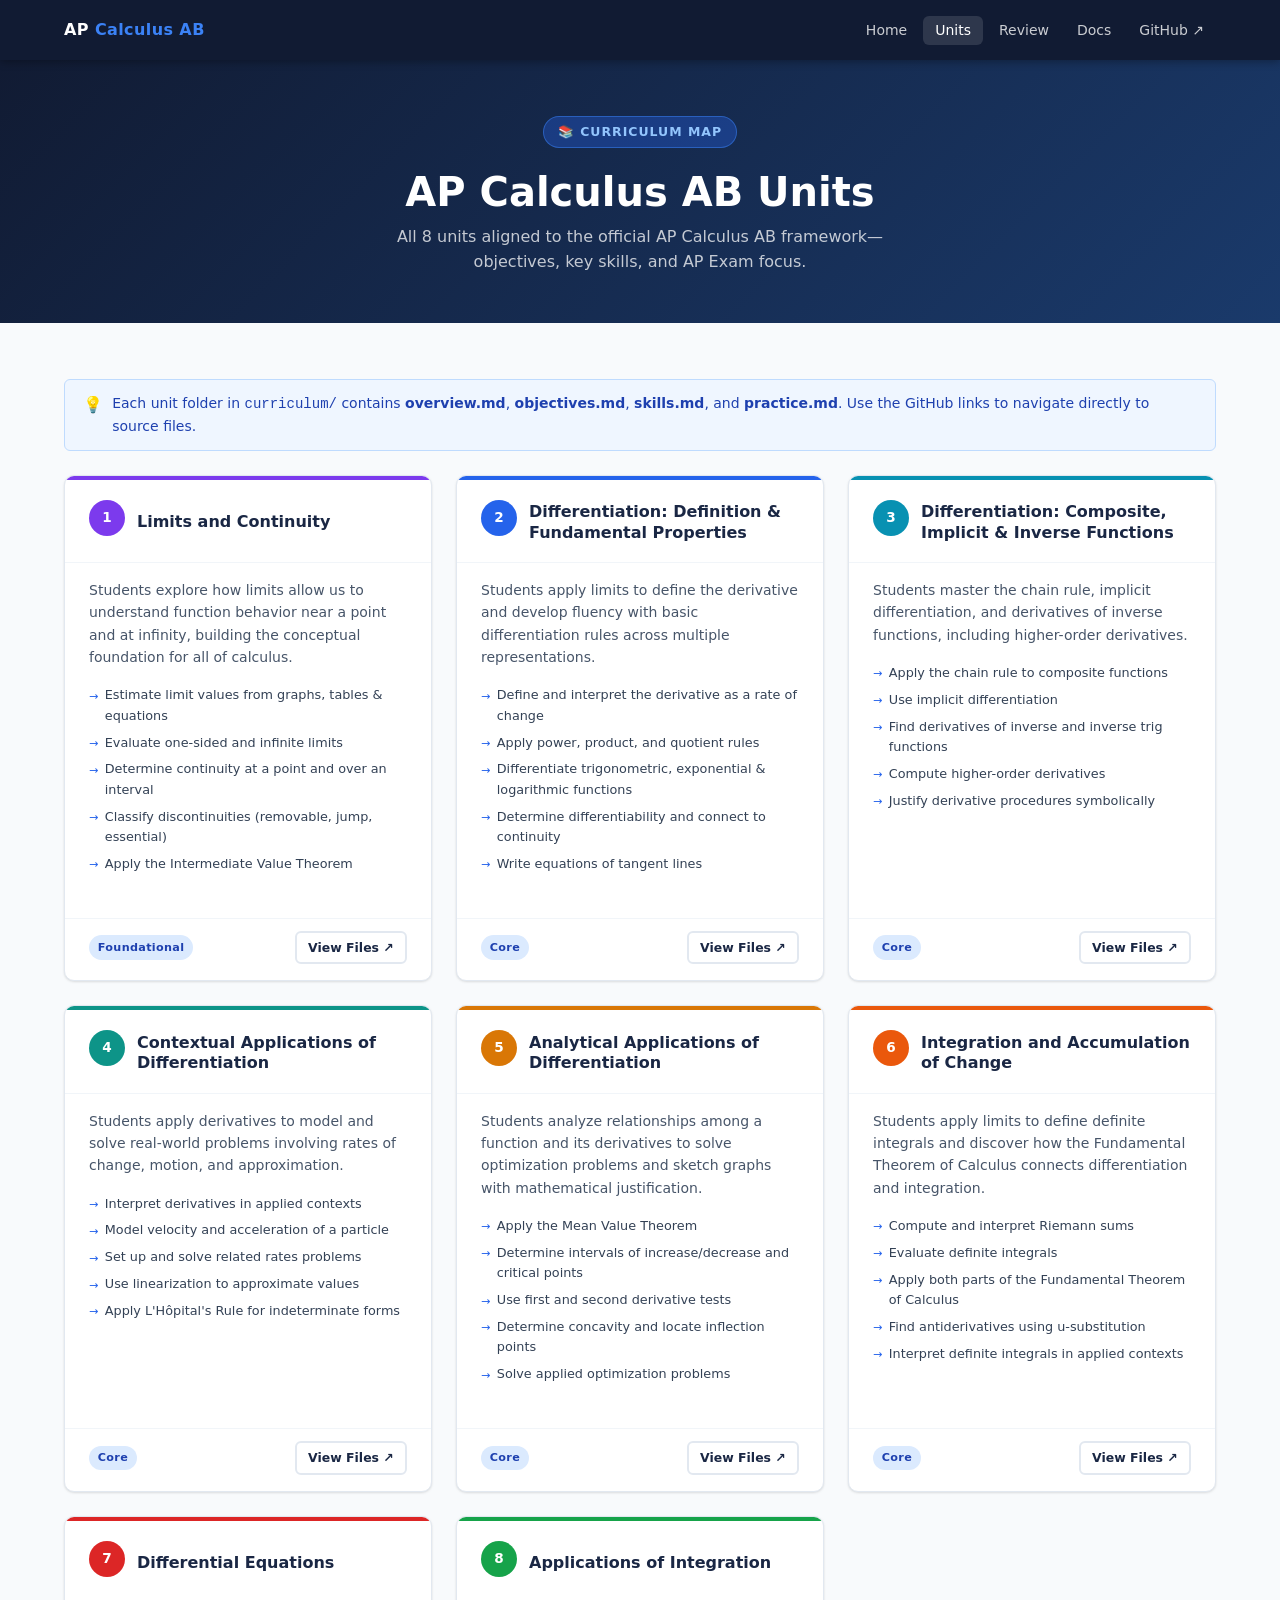
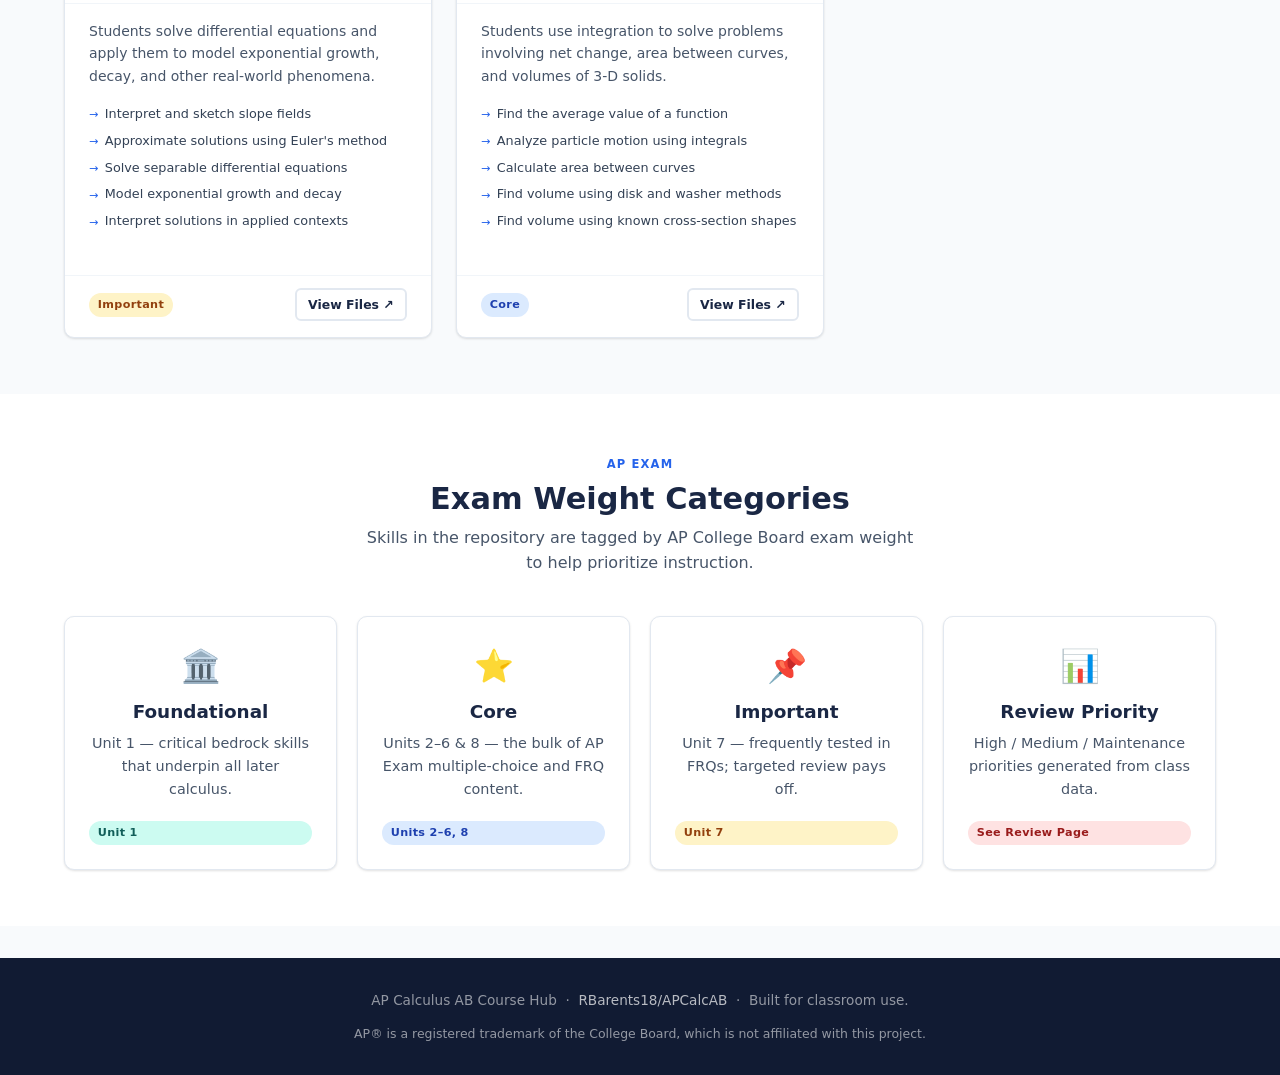
<file: site/units.html>
<!DOCTYPE html>
<html lang="en">
<head>
  <meta charset="UTF-8" />
  <meta name="viewport" content="width=device-width, initial-scale=1.0" />
  <title>Units — AP Calculus AB Course Hub</title>
  <meta name="description" content="Visual overview of all 8 AP Calculus AB units: objectives, key skills, and AP Exam relevance." />
  <link rel="stylesheet" href="assets/css/styles.css" />
  <style>
    /* Units-page specific overrides */
    .units-hero {
      background: linear-gradient(135deg, var(--navy-dark) 0%, #1a3a6b 100%);
      color: var(--white);
      padding: 3.5rem 1.5rem 3rem;
      text-align: center;
    }
    .units-hero h1 { color: var(--white); margin-bottom: .5rem; }
    .units-hero p  { color: rgba(255,255,255,.75); max-width: 560px; margin: .5rem auto 0; }

    .unit-grid {
      display: grid;
      gap: 1.5rem;
      grid-template-columns: repeat(auto-fill, minmax(300px, 1fr));
    }

    /* color-coded top border per unit cluster */
    .uc-1 .unit-card-header { border-top: 4px solid #7c3aed; }
    .uc-2 .unit-card-header { border-top: 4px solid #2563eb; }
    .uc-3 .unit-card-header { border-top: 4px solid #0891b2; }
    .uc-4 .unit-card-header { border-top: 4px solid #0d9488; }
    .uc-5 .unit-card-header { border-top: 4px solid #d97706; }
    .uc-6 .unit-card-header { border-top: 4px solid #ea580c; }
    .uc-7 .unit-card-header { border-top: 4px solid #dc2626; }
    .uc-8 .unit-card-header { border-top: 4px solid #16a34a; }
  </style>
</head>
<body>

  <!-- ── Navigation ─────────────────────────────────────── -->
  <nav class="site-nav" role="navigation" aria-label="Main navigation">
    <div class="nav-inner">
      <span class="nav-brand">AP <span>Calculus AB</span></span>
      <button class="nav-toggle" aria-label="Toggle navigation" aria-expanded="false">☰</button>
      <ul class="nav-links">
        <li><a href="index.html">Home</a></li>
        <li><a href="units.html">Units</a></li>
        <li><a href="review.html">Review</a></li>
        <li><a href="../README.md">Docs</a></li>
        <li><a href="https://github.com/RBarents18/APCalcAB" target="_blank" rel="noopener">GitHub ↗</a></li>
      </ul>
    </div>
  </nav>

  <!-- ── Page Hero ────────────────────────────────────────── -->
  <header class="units-hero">
    <span class="hero-badge">📚 Curriculum Map</span>
    <h1>AP Calculus AB Units</h1>
    <p>All 8 units aligned to the official AP Calculus AB framework—objectives, key skills, and AP Exam focus.</p>
  </header>

  <main>
    <section class="section">
      <div class="page-container">

        <div class="info-banner">
          <span class="info-banner-icon">💡</span>
          <span>Each unit folder in <code>curriculum/</code> contains <strong>overview.md</strong>, <strong>objectives.md</strong>, <strong>skills.md</strong>, and <strong>practice.md</strong>. Use the GitHub links to navigate directly to source files.</span>
        </div>

        <div class="unit-grid">

          <!-- Unit 1 -->
          <article class="unit-card uc-1">
            <div class="unit-card-header">
              <div style="display:flex; align-items:center; gap:.75rem;">
                <div class="unit-number-badge" style="background:#7c3aed;">1</div>
                <h3>Limits and Continuity</h3>
              </div>
            </div>
            <div class="unit-card-body">
              <p class="unit-desc">
                Students explore how limits allow us to understand function behavior near a point and at infinity,
                building the conceptual foundation for all of calculus.
              </p>
              <ul class="unit-skills">
                <li>Estimate limit values from graphs, tables &amp; equations</li>
                <li>Evaluate one-sided and infinite limits</li>
                <li>Determine continuity at a point and over an interval</li>
                <li>Classify discontinuities (removable, jump, essential)</li>
                <li>Apply the Intermediate Value Theorem</li>
              </ul>
            </div>
            <div class="unit-footer">
              <span class="badge badge-blue">Foundational</span>
              <a href="https://github.com/RBarents18/APCalcAB/tree/main/curriculum/unit-01-limits-and-continuity" class="btn btn-secondary" style="font-size:.78rem; padding:.3rem .7rem;" target="_blank" rel="noopener">View Files ↗</a>
            </div>
          </article>

          <!-- Unit 2 -->
          <article class="unit-card uc-2">
            <div class="unit-card-header">
              <div style="display:flex; align-items:center; gap:.75rem;">
                <div class="unit-number-badge" style="background:#2563eb;">2</div>
                <h3>Differentiation: Definition &amp; Fundamental Properties</h3>
              </div>
            </div>
            <div class="unit-card-body">
              <p class="unit-desc">
                Students apply limits to define the derivative and develop fluency with basic differentiation rules
                across multiple representations.
              </p>
              <ul class="unit-skills">
                <li>Define and interpret the derivative as a rate of change</li>
                <li>Apply power, product, and quotient rules</li>
                <li>Differentiate trigonometric, exponential &amp; logarithmic functions</li>
                <li>Determine differentiability and connect to continuity</li>
                <li>Write equations of tangent lines</li>
              </ul>
            </div>
            <div class="unit-footer">
              <span class="badge badge-blue">Core</span>
              <a href="https://github.com/RBarents18/APCalcAB/tree/main/curriculum/unit-02-differentiation-definition-and-fundamental-properties" class="btn btn-secondary" style="font-size:.78rem; padding:.3rem .7rem;" target="_blank" rel="noopener">View Files ↗</a>
            </div>
          </article>

          <!-- Unit 3 -->
          <article class="unit-card uc-3">
            <div class="unit-card-header">
              <div style="display:flex; align-items:center; gap:.75rem;">
                <div class="unit-number-badge" style="background:#0891b2;">3</div>
                <h3>Differentiation: Composite, Implicit &amp; Inverse Functions</h3>
              </div>
            </div>
            <div class="unit-card-body">
              <p class="unit-desc">
                Students master the chain rule, implicit differentiation, and derivatives of inverse functions,
                including higher-order derivatives.
              </p>
              <ul class="unit-skills">
                <li>Apply the chain rule to composite functions</li>
                <li>Use implicit differentiation</li>
                <li>Find derivatives of inverse and inverse trig functions</li>
                <li>Compute higher-order derivatives</li>
                <li>Justify derivative procedures symbolically</li>
              </ul>
            </div>
            <div class="unit-footer">
              <span class="badge badge-blue">Core</span>
              <a href="https://github.com/RBarents18/APCalcAB/tree/main/curriculum/unit-03-differentiation-composite-implicit-and-inverse-functions" class="btn btn-secondary" style="font-size:.78rem; padding:.3rem .7rem;" target="_blank" rel="noopener">View Files ↗</a>
            </div>
          </article>

          <!-- Unit 4 -->
          <article class="unit-card uc-4">
            <div class="unit-card-header">
              <div style="display:flex; align-items:center; gap:.75rem;">
                <div class="unit-number-badge" style="background:#0d9488;">4</div>
                <h3>Contextual Applications of Differentiation</h3>
              </div>
            </div>
            <div class="unit-card-body">
              <p class="unit-desc">
                Students apply derivatives to model and solve real-world problems involving rates of change,
                motion, and approximation.
              </p>
              <ul class="unit-skills">
                <li>Interpret derivatives in applied contexts</li>
                <li>Model velocity and acceleration of a particle</li>
                <li>Set up and solve related rates problems</li>
                <li>Use linearization to approximate values</li>
                <li>Apply L'Hôpital's Rule for indeterminate forms</li>
              </ul>
            </div>
            <div class="unit-footer">
              <span class="badge badge-blue">Core</span>
              <a href="https://github.com/RBarents18/APCalcAB/tree/main/curriculum/unit-04-contextual-applications-of-differentiation" class="btn btn-secondary" style="font-size:.78rem; padding:.3rem .7rem;" target="_blank" rel="noopener">View Files ↗</a>
            </div>
          </article>

          <!-- Unit 5 -->
          <article class="unit-card uc-5">
            <div class="unit-card-header">
              <div style="display:flex; align-items:center; gap:.75rem;">
                <div class="unit-number-badge" style="background:#d97706;">5</div>
                <h3>Analytical Applications of Differentiation</h3>
              </div>
            </div>
            <div class="unit-card-body">
              <p class="unit-desc">
                Students analyze relationships among a function and its derivatives to solve optimization
                problems and sketch graphs with mathematical justification.
              </p>
              <ul class="unit-skills">
                <li>Apply the Mean Value Theorem</li>
                <li>Determine intervals of increase/decrease and critical points</li>
                <li>Use first and second derivative tests</li>
                <li>Determine concavity and locate inflection points</li>
                <li>Solve applied optimization problems</li>
              </ul>
            </div>
            <div class="unit-footer">
              <span class="badge badge-blue">Core</span>
              <a href="https://github.com/RBarents18/APCalcAB/tree/main/curriculum/unit-05-analytical-applications-of-differentiation" class="btn btn-secondary" style="font-size:.78rem; padding:.3rem .7rem;" target="_blank" rel="noopener">View Files ↗</a>
            </div>
          </article>

          <!-- Unit 6 -->
          <article class="unit-card uc-6">
            <div class="unit-card-header">
              <div style="display:flex; align-items:center; gap:.75rem;">
                <div class="unit-number-badge" style="background:#ea580c;">6</div>
                <h3>Integration and Accumulation of Change</h3>
              </div>
            </div>
            <div class="unit-card-body">
              <p class="unit-desc">
                Students apply limits to define definite integrals and discover how the Fundamental Theorem
                of Calculus connects differentiation and integration.
              </p>
              <ul class="unit-skills">
                <li>Compute and interpret Riemann sums</li>
                <li>Evaluate definite integrals</li>
                <li>Apply both parts of the Fundamental Theorem of Calculus</li>
                <li>Find antiderivatives using u-substitution</li>
                <li>Interpret definite integrals in applied contexts</li>
              </ul>
            </div>
            <div class="unit-footer">
              <span class="badge badge-blue">Core</span>
              <a href="https://github.com/RBarents18/APCalcAB/tree/main/curriculum/unit-06-integration-and-accumulation-of-change" class="btn btn-secondary" style="font-size:.78rem; padding:.3rem .7rem;" target="_blank" rel="noopener">View Files ↗</a>
            </div>
          </article>

          <!-- Unit 7 -->
          <article class="unit-card uc-7">
            <div class="unit-card-header">
              <div style="display:flex; align-items:center; gap:.75rem;">
                <div class="unit-number-badge" style="background:#dc2626;">7</div>
                <h3>Differential Equations</h3>
              </div>
            </div>
            <div class="unit-card-body">
              <p class="unit-desc">
                Students solve differential equations and apply them to model exponential growth, decay,
                and other real-world phenomena.
              </p>
              <ul class="unit-skills">
                <li>Interpret and sketch slope fields</li>
                <li>Approximate solutions using Euler's method</li>
                <li>Solve separable differential equations</li>
                <li>Model exponential growth and decay</li>
                <li>Interpret solutions in applied contexts</li>
              </ul>
            </div>
            <div class="unit-footer">
              <span class="badge badge-gold">Important</span>
              <a href="https://github.com/RBarents18/APCalcAB/tree/main/curriculum/unit-07-differential-equations" class="btn btn-secondary" style="font-size:.78rem; padding:.3rem .7rem;" target="_blank" rel="noopener">View Files ↗</a>
            </div>
          </article>

          <!-- Unit 8 -->
          <article class="unit-card uc-8">
            <div class="unit-card-header">
              <div style="display:flex; align-items:center; gap:.75rem;">
                <div class="unit-number-badge" style="background:#16a34a;">8</div>
                <h3>Applications of Integration</h3>
              </div>
            </div>
            <div class="unit-card-body">
              <p class="unit-desc">
                Students use integration to solve problems involving net change, area between curves,
                and volumes of 3-D solids.
              </p>
              <ul class="unit-skills">
                <li>Find the average value of a function</li>
                <li>Analyze particle motion using integrals</li>
                <li>Calculate area between curves</li>
                <li>Find volume using disk and washer methods</li>
                <li>Find volume using known cross-section shapes</li>
              </ul>
            </div>
            <div class="unit-footer">
              <span class="badge badge-blue">Core</span>
              <a href="https://github.com/RBarents18/APCalcAB/tree/main/curriculum/unit-08-applications-of-integration" class="btn btn-secondary" style="font-size:.78rem; padding:.3rem .7rem;" target="_blank" rel="noopener">View Files ↗</a>
            </div>
          </article>

        </div><!-- /unit-grid -->

      </div><!-- /page-container -->
    </section>

    <!-- ── Exam Weight Summary ───────────────────────────── -->
    <section class="section section--alt" aria-labelledby="exam-heading">
      <div class="page-container">
        <div class="section-header">
          <span class="section-label">AP Exam</span>
          <h2 id="exam-heading">Exam Weight Categories</h2>
          <p>Skills in the repository are tagged by AP College Board exam weight to help prioritize instruction.</p>
        </div>

        <div class="card-grid card-grid--4">
          <div class="card text-center">
            <span style="font-size:2rem">🏛️</span>
            <h3 style="margin-top:.5rem;">Foundational</h3>
            <p>Unit 1 — critical bedrock skills that underpin all later calculus.</p>
            <span class="badge badge-teal" style="margin-top:.5rem;">Unit 1</span>
          </div>
          <div class="card text-center">
            <span style="font-size:2rem">⭐</span>
            <h3 style="margin-top:.5rem;">Core</h3>
            <p>Units 2–6 &amp; 8 — the bulk of AP Exam multiple-choice and FRQ content.</p>
            <span class="badge badge-blue" style="margin-top:.5rem;">Units 2–6, 8</span>
          </div>
          <div class="card text-center">
            <span style="font-size:2rem">📌</span>
            <h3 style="margin-top:.5rem;">Important</h3>
            <p>Unit 7 — frequently tested in FRQs; targeted review pays off.</p>
            <span class="badge badge-gold" style="margin-top:.5rem;">Unit 7</span>
          </div>
          <div class="card text-center">
            <span style="font-size:2rem">📊</span>
            <h3 style="margin-top:.5rem;">Review Priority</h3>
            <p>High / Medium / Maintenance priorities generated from class data.</p>
            <a href="review.html" class="badge badge-red" style="margin-top:.5rem; text-decoration:none;">See Review Page</a>
          </div>
        </div>
      </div>
    </section>

  </main>

  <!-- ── Footer ───────────────────────────────────────────── -->
  <footer class="site-footer">
    <p>AP Calculus AB Course Hub &nbsp;·&nbsp;
      <a href="https://github.com/RBarents18/APCalcAB" target="_blank" rel="noopener">RBarents18/APCalcAB</a>
      &nbsp;·&nbsp; Built for classroom use.
    </p>
    <p style="margin-top:.4rem; font-size:.78rem;">
      AP® is a registered trademark of the College Board, which is not affiliated with this project.
    </p>
  </footer>

  <script src="assets/js/main.js"></script>
</body>
</html>
</file>
<file: site/assets/css/styles.css>
/* ============================================================
   AP Calculus AB — Course Hub Stylesheet
   Shared across index.html, units.html, review.html
   ============================================================ */

/* ---------- Reset & Base ---------- */
*, *::before, *::after {
  box-sizing: border-box;
  margin: 0;
  padding: 0;
}

:root {
  --navy:       #1a2744;
  --navy-dark:  #111b33;
  --blue:       #2563eb;
  --blue-light: #3b82f6;
  --teal:       #0d9488;
  --gold:       #d97706;
  --red:        #dc2626;
  --green:      #16a34a;
  --gray-50:    #f8fafc;
  --gray-100:   #f1f5f9;
  --gray-200:   #e2e8f0;
  --gray-400:   #94a3b8;
  --gray-600:   #475569;
  --gray-700:   #334155;
  --gray-800:   #1e293b;
  --white:      #ffffff;

  --font-sans:  'Segoe UI', system-ui, -apple-system, sans-serif;
  --font-mono:  'Fira Code', 'Cascadia Code', monospace;

  --radius-sm:  6px;
  --radius-md:  10px;
  --radius-lg:  16px;

  --shadow-sm:  0 1px 3px rgba(0,0,0,.08), 0 1px 2px rgba(0,0,0,.05);
  --shadow-md:  0 4px 12px rgba(0,0,0,.10), 0 2px 4px rgba(0,0,0,.06);
  --shadow-lg:  0 10px 30px rgba(0,0,0,.12), 0 4px 8px rgba(0,0,0,.06);
}

html {
  scroll-behavior: smooth;
}

body {
  font-family: var(--font-sans);
  font-size: 16px;
  line-height: 1.6;
  color: var(--gray-800);
  background: var(--gray-50);
  min-height: 100vh;
}

a {
  color: var(--blue);
  text-decoration: none;
}
a:hover {
  text-decoration: underline;
}

img {
  max-width: 100%;
  display: block;
}

/* ---------- Typography ---------- */
h1 { font-size: clamp(1.75rem, 4vw, 2.5rem); font-weight: 800; line-height: 1.2; }
h2 { font-size: clamp(1.35rem, 3vw, 1.9rem); font-weight: 700; line-height: 1.25; }
h3 { font-size: 1.15rem; font-weight: 700; line-height: 1.3; }
h4 { font-size: 1rem;    font-weight: 600; }
p  { margin-bottom: .75rem; }
p:last-child { margin-bottom: 0; }

/* ---------- Navigation ---------- */
.site-nav {
  background: var(--navy-dark);
  color: var(--white);
  position: sticky;
  top: 0;
  z-index: 100;
  box-shadow: 0 2px 8px rgba(0,0,0,.3);
}

.nav-inner {
  max-width: 1200px;
  margin: 0 auto;
  padding: 0 1.5rem;
  display: flex;
  align-items: center;
  gap: 1rem;
  height: 60px;
}

.nav-brand {
  font-size: 1rem;
  font-weight: 800;
  color: var(--white);
  letter-spacing: .4px;
  white-space: nowrap;
  flex-shrink: 0;
}

.nav-brand span {
  color: var(--blue-light);
}

.nav-links {
  display: flex;
  list-style: none;
  gap: .25rem;
  margin-left: auto;
}

.nav-links a {
  color: rgba(255,255,255,.78);
  font-size: .875rem;
  font-weight: 500;
  padding: .4rem .75rem;
  border-radius: var(--radius-sm);
  transition: background .15s, color .15s;
}
.nav-links a:hover,
.nav-links a.active {
  background: rgba(255,255,255,.12);
  color: var(--white);
  text-decoration: none;
}

.nav-toggle {
  display: none;
  background: none;
  border: none;
  color: var(--white);
  cursor: pointer;
  padding: .4rem;
  margin-left: auto;
  font-size: 1.4rem;
  line-height: 1;
}

/* ---------- Layout ---------- */
.page-container {
  max-width: 1200px;
  margin: 0 auto;
  padding: 0 1.5rem;
}

.section {
  padding: 3.5rem 0;
}
.section--alt {
  background: var(--white);
}

/* ---------- Hero ---------- */
.hero {
  background: linear-gradient(135deg, var(--navy-dark) 0%, var(--navy) 60%, #1e3a5f 100%);
  color: var(--white);
  padding: 5rem 1.5rem 4rem;
  text-align: center;
  position: relative;
  overflow: hidden;
}
.hero::before {
  content: '';
  position: absolute;
  inset: 0;
  background: radial-gradient(ellipse 80% 60% at 50% 0%, rgba(37,99,235,.25) 0%, transparent 70%);
}
.hero-inner {
  position: relative;
  max-width: 860px;
  margin: 0 auto;
}
.hero-badge {
  display: inline-block;
  background: rgba(37,99,235,.35);
  border: 1px solid rgba(59,130,246,.5);
  color: #93c5fd;
  font-size: .78rem;
  font-weight: 700;
  letter-spacing: .08em;
  text-transform: uppercase;
  padding: .3rem .85rem;
  border-radius: 100px;
  margin-bottom: 1.25rem;
}
.hero h1 {
  color: var(--white);
  margin-bottom: .75rem;
}
.hero-subtitle {
  font-size: 1.1rem;
  color: rgba(255,255,255,.75);
  max-width: 640px;
  margin: 0 auto 2rem;
}
.hero-actions {
  display: flex;
  flex-wrap: wrap;
  gap: .75rem;
  justify-content: center;
}

/* ---------- Buttons ---------- */
.btn {
  display: inline-flex;
  align-items: center;
  gap: .4rem;
  font-size: .9rem;
  font-weight: 600;
  padding: .6rem 1.3rem;
  border-radius: var(--radius-sm);
  cursor: pointer;
  transition: transform .12s, box-shadow .12s, background .15s;
  border: 2px solid transparent;
  text-decoration: none;
}
.btn:hover {
  transform: translateY(-1px);
  text-decoration: none;
}
.btn-primary {
  background: var(--blue);
  color: var(--white);
  border-color: var(--blue);
}
.btn-primary:hover {
  background: var(--blue-light);
  border-color: var(--blue-light);
  box-shadow: 0 4px 14px rgba(37,99,235,.4);
}
.btn-outline {
  background: transparent;
  color: var(--white);
  border-color: rgba(255,255,255,.5);
}
.btn-outline:hover {
  background: rgba(255,255,255,.1);
  border-color: var(--white);
}
.btn-secondary {
  background: var(--white);
  color: var(--navy);
  border-color: var(--gray-200);
}
.btn-secondary:hover {
  background: var(--gray-100);
  box-shadow: var(--shadow-sm);
}

/* ---------- Section Headers ---------- */
.section-header {
  text-align: center;
  margin-bottom: 2.5rem;
}
.section-header h2 {
  color: var(--navy);
  margin-bottom: .4rem;
}
.section-header p {
  color: var(--gray-600);
  font-size: 1rem;
  max-width: 560px;
  margin: 0 auto;
}
.section-label {
  display: inline-block;
  font-size: .72rem;
  font-weight: 700;
  letter-spacing: .1em;
  text-transform: uppercase;
  color: var(--blue);
  margin-bottom: .4rem;
}

/* ---------- Cards ---------- */
.card-grid {
  display: grid;
  gap: 1.25rem;
  grid-template-columns: repeat(auto-fill, minmax(280px, 1fr));
}
.card-grid--4 {
  grid-template-columns: repeat(auto-fill, minmax(240px, 1fr));
}

.card {
  background: var(--white);
  border: 1px solid var(--gray-200);
  border-radius: var(--radius-md);
  padding: 1.5rem;
  box-shadow: var(--shadow-sm);
  transition: transform .15s, box-shadow .15s;
  display: flex;
  flex-direction: column;
}
.card:hover {
  transform: translateY(-2px);
  box-shadow: var(--shadow-md);
}

.card-num {
  font-size: .7rem;
  font-weight: 800;
  letter-spacing: .1em;
  text-transform: uppercase;
  color: var(--blue);
  margin-bottom: .35rem;
}
.card h3 {
  color: var(--navy);
  margin-bottom: .5rem;
}
.card p {
  font-size: .9rem;
  color: var(--gray-600);
  flex: 1;
}

.card-accent {
  border-left: 4px solid var(--blue);
}
.card-accent--teal  { border-left-color: var(--teal);  }
.card-accent--gold  { border-left-color: var(--gold);  }
.card-accent--green { border-left-color: var(--green); }

.card-tag {
  display: inline-block;
  font-size: .7rem;
  font-weight: 700;
  padding: .2rem .55rem;
  border-radius: 100px;
  margin-top: .75rem;
  align-self: flex-start;
}
.tag-high     { background: #fee2e2; color: #991b1b; }
.tag-medium   { background: #fef9c3; color: #92400e; }
.tag-low      { background: #dcfce7; color: #166534; }
.tag-core     { background: #dbeafe; color: #1e40af; }
.tag-foundational { background: #ede9fe; color: #5b21b6; }
.tag-important { background: #ffedd5; color: #9a3412; }

/* ---------- Unit Cards (units.html) ---------- */
.unit-card {
  background: var(--white);
  border: 1px solid var(--gray-200);
  border-radius: var(--radius-md);
  overflow: hidden;
  box-shadow: var(--shadow-sm);
  transition: transform .15s, box-shadow .15s;
  display: flex;
  flex-direction: column;
}
.unit-card:hover {
  transform: translateY(-3px);
  box-shadow: var(--shadow-md);
}

.unit-card-header {
  padding: 1.25rem 1.5rem 1rem;
  border-bottom: 1px solid var(--gray-100);
}
.unit-number-badge {
  width: 36px;
  height: 36px;
  border-radius: 50%;
  background: var(--navy);
  color: var(--white);
  font-size: .85rem;
  font-weight: 800;
  display: flex;
  align-items: center;
  justify-content: center;
  margin-bottom: .65rem;
  flex-shrink: 0;
}
.unit-card-header h3 {
  color: var(--navy);
  font-size: 1rem;
}

.unit-card-body {
  padding: 1rem 1.5rem 1.5rem;
  flex: 1;
  display: flex;
  flex-direction: column;
}
.unit-desc {
  font-size: .875rem;
  color: var(--gray-600);
  margin-bottom: .85rem;
}

.unit-skills {
  list-style: none;
  margin-bottom: 1rem;
  flex: 1;
}
.unit-skills li {
  font-size: .8rem;
  color: var(--gray-700);
  padding: .2rem 0;
  display: flex;
  align-items: flex-start;
  gap: .4rem;
}
.unit-skills li::before {
  content: '→';
  color: var(--blue);
  flex-shrink: 0;
  font-size: .7rem;
  margin-top: .15rem;
}

.unit-footer {
  padding: .75rem 1.5rem 1rem;
  border-top: 1px solid var(--gray-100);
  display: flex;
  align-items: center;
  justify-content: space-between;
  gap: .5rem;
  flex-wrap: wrap;
}

/* ---------- Review Page ---------- */
.priority-section {
  background: var(--white);
  border-radius: var(--radius-md);
  border: 1px solid var(--gray-200);
  margin-bottom: 1.75rem;
  overflow: hidden;
  box-shadow: var(--shadow-sm);
}
.priority-section-header {
  padding: 1rem 1.5rem;
  display: flex;
  align-items: center;
  gap: .75rem;
}
.priority-section-header h3 {
  color: var(--white);
  font-size: 1rem;
}
.priority-section-header .pcount {
  margin-left: auto;
  font-size: .8rem;
  color: rgba(255,255,255,.75);
}
.priority-header--high   { background: #dc2626; }
.priority-header--medium { background: #d97706; }
.priority-header--low    { background: #16a34a; }

.priority-section-body {
  padding: 1rem;
}
.priority-item {
  display: flex;
  align-items: flex-start;
  gap: 1rem;
  padding: .75rem .5rem;
  border-bottom: 1px solid var(--gray-100);
}
.priority-item:last-child {
  border-bottom: none;
}
.priority-item-unit {
  font-size: .72rem;
  font-weight: 700;
  color: var(--gray-400);
  text-transform: uppercase;
  letter-spacing: .05em;
  white-space: nowrap;
  padding-top: .1rem;
  min-width: 52px;
}
.priority-item-content { flex: 1; }
.priority-item-skill {
  font-size: .9rem;
  font-weight: 600;
  color: var(--navy);
}
.priority-item-topic {
  font-size: .8rem;
  color: var(--gray-600);
}

/* ---------- Workflow Steps ---------- */
.workflow-steps {
  display: flex;
  flex-direction: column;
  gap: 1rem;
  counter-reset: step;
}
.workflow-step {
  display: flex;
  gap: 1.1rem;
  align-items: flex-start;
}
.step-number {
  counter-increment: step;
  width: 34px;
  height: 34px;
  border-radius: 50%;
  background: var(--navy);
  color: var(--white);
  font-size: .85rem;
  font-weight: 800;
  display: flex;
  align-items: center;
  justify-content: center;
  flex-shrink: 0;
}
.step-content h4 { color: var(--navy); margin-bottom: .15rem; }
.step-content p  { font-size: .875rem; color: var(--gray-600); margin: 0; }

/* ---------- Quick-link Cards (index) ---------- */
.quicklink-grid {
  display: grid;
  gap: 1rem;
  grid-template-columns: repeat(auto-fill, minmax(200px, 1fr));
}
.quicklink-card {
  background: var(--white);
  border: 1px solid var(--gray-200);
  border-radius: var(--radius-md);
  padding: 1.5rem 1.25rem;
  text-align: center;
  box-shadow: var(--shadow-sm);
  transition: transform .15s, box-shadow .15s;
  display: flex;
  flex-direction: column;
  align-items: center;
  gap: .5rem;
  color: var(--gray-800);
  text-decoration: none;
}
.quicklink-card:hover {
  transform: translateY(-2px);
  box-shadow: var(--shadow-md);
  text-decoration: none;
}
.quicklink-icon {
  font-size: 2rem;
  line-height: 1;
}
.quicklink-card h3 {
  font-size: .95rem;
  color: var(--navy);
}
.quicklink-card p {
  font-size: .8rem;
  color: var(--gray-600);
  margin: 0;
}

/* ---------- Stat bar ---------- */
.stat-bar-wrap {
  background: var(--gray-100);
  border-radius: 100px;
  height: 6px;
  overflow: hidden;
  margin-top: .35rem;
}
.stat-bar-fill {
  height: 100%;
  border-radius: 100px;
  background: var(--blue);
  transition: width .6s ease;
}

/* ---------- Badges ---------- */
.badge {
  display: inline-flex;
  align-items: center;
  font-size: .7rem;
  font-weight: 700;
  padding: .2rem .55rem;
  border-radius: 100px;
  letter-spacing: .03em;
}
.badge-blue  { background: #dbeafe; color: #1e40af; }
.badge-teal  { background: #ccfbf1; color: #115e59; }
.badge-gold  { background: #fef3c7; color: #92400e; }
.badge-green { background: #dcfce7; color: #166534; }
.badge-red   { background: #fee2e2; color: #991b1b; }

/* ---------- Future / Placeholder ---------- */
.placeholder-box {
  background: repeating-linear-gradient(
    45deg,
    var(--gray-100),
    var(--gray-100) 10px,
    var(--gray-50) 10px,
    var(--gray-50) 20px
  );
  border: 2px dashed var(--gray-200);
  border-radius: var(--radius-md);
  padding: 2rem;
  text-align: center;
  color: var(--gray-400);
  font-size: .875rem;
}
.placeholder-box p { margin: 0; }

/* ---------- Info Banner ---------- */
.info-banner {
  background: #eff6ff;
  border: 1px solid #bfdbfe;
  border-radius: var(--radius-sm);
  padding: .75rem 1.1rem;
  font-size: .875rem;
  color: #1e40af;
  display: flex;
  align-items: flex-start;
  gap: .6rem;
  margin-bottom: 1.5rem;
}
.info-banner-icon { flex-shrink: 0; font-size: 1rem; }

/* ---------- Footer ---------- */
.site-footer {
  background: var(--navy-dark);
  color: rgba(255,255,255,.55);
  text-align: center;
  padding: 2rem 1.5rem;
  font-size: .85rem;
  margin-top: 2rem;
}
.site-footer a { color: rgba(255,255,255,.7); }
.site-footer a:hover { color: var(--white); }

/* ---------- Loading State ---------- */
.loading-spinner {
  display: flex;
  align-items: center;
  justify-content: center;
  gap: .5rem;
  padding: 2rem;
  color: var(--gray-400);
  font-size: .875rem;
}
.spinner {
  width: 18px;
  height: 18px;
  border: 2px solid var(--gray-200);
  border-top-color: var(--blue);
  border-radius: 50%;
  animation: spin .7s linear infinite;
}
@keyframes spin { to { transform: rotate(360deg); } }

/* ---------- Utility ---------- */
.text-center { text-align: center; }
.mt-1 { margin-top: .5rem; }
.mt-2 { margin-top: 1rem; }
.mt-3 { margin-top: 1.5rem; }
.mb-1 { margin-bottom: .5rem; }
.mb-2 { margin-bottom: 1rem; }
.mb-3 { margin-bottom: 1.5rem; }
.gap-1 { gap: .5rem; }
.flex { display: flex; }
.flex-wrap { flex-wrap: wrap; }
.items-center { align-items: center; }

/* ---------- Responsive ---------- */
@media (max-width: 768px) {
  .hero { padding: 3.5rem 1.25rem 2.5rem; }
  .section { padding: 2.5rem 0; }

  .nav-links {
    display: none;
    flex-direction: column;
    gap: 0;
    position: absolute;
    top: 60px;
    left: 0;
    right: 0;
    background: var(--navy-dark);
    padding: .5rem 1rem 1rem;
    border-top: 1px solid rgba(255,255,255,.1);
  }
  .nav-links.open { display: flex; }
  .nav-links a { padding: .6rem .75rem; }
  .nav-toggle { display: block; }
  .site-nav { position: relative; }

  .card-grid        { grid-template-columns: 1fr; }
  .card-grid--4     { grid-template-columns: repeat(auto-fill, minmax(180px, 1fr)); }
  .quicklink-grid   { grid-template-columns: repeat(2, 1fr); }
  .hero-actions     { flex-direction: column; align-items: center; }
}

@media (max-width: 480px) {
  .quicklink-grid { grid-template-columns: 1fr 1fr; }
}
</file>
